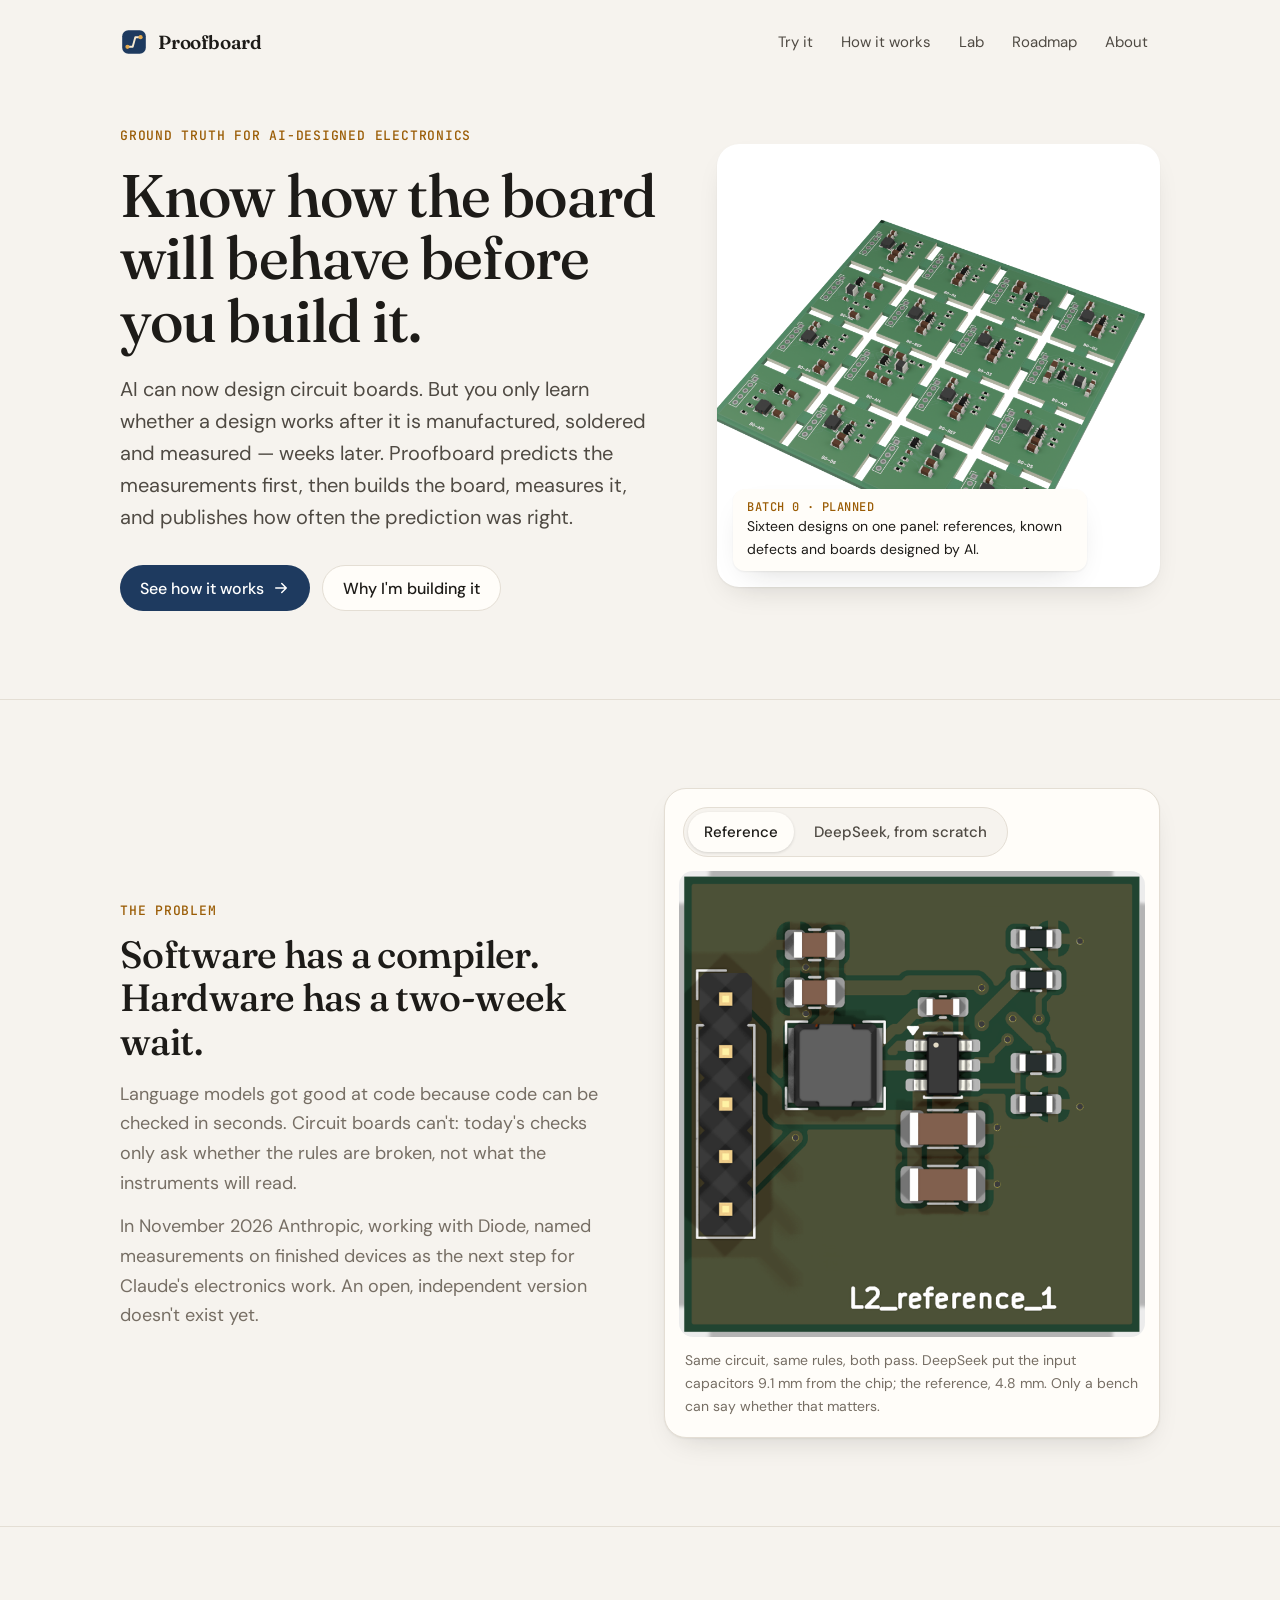
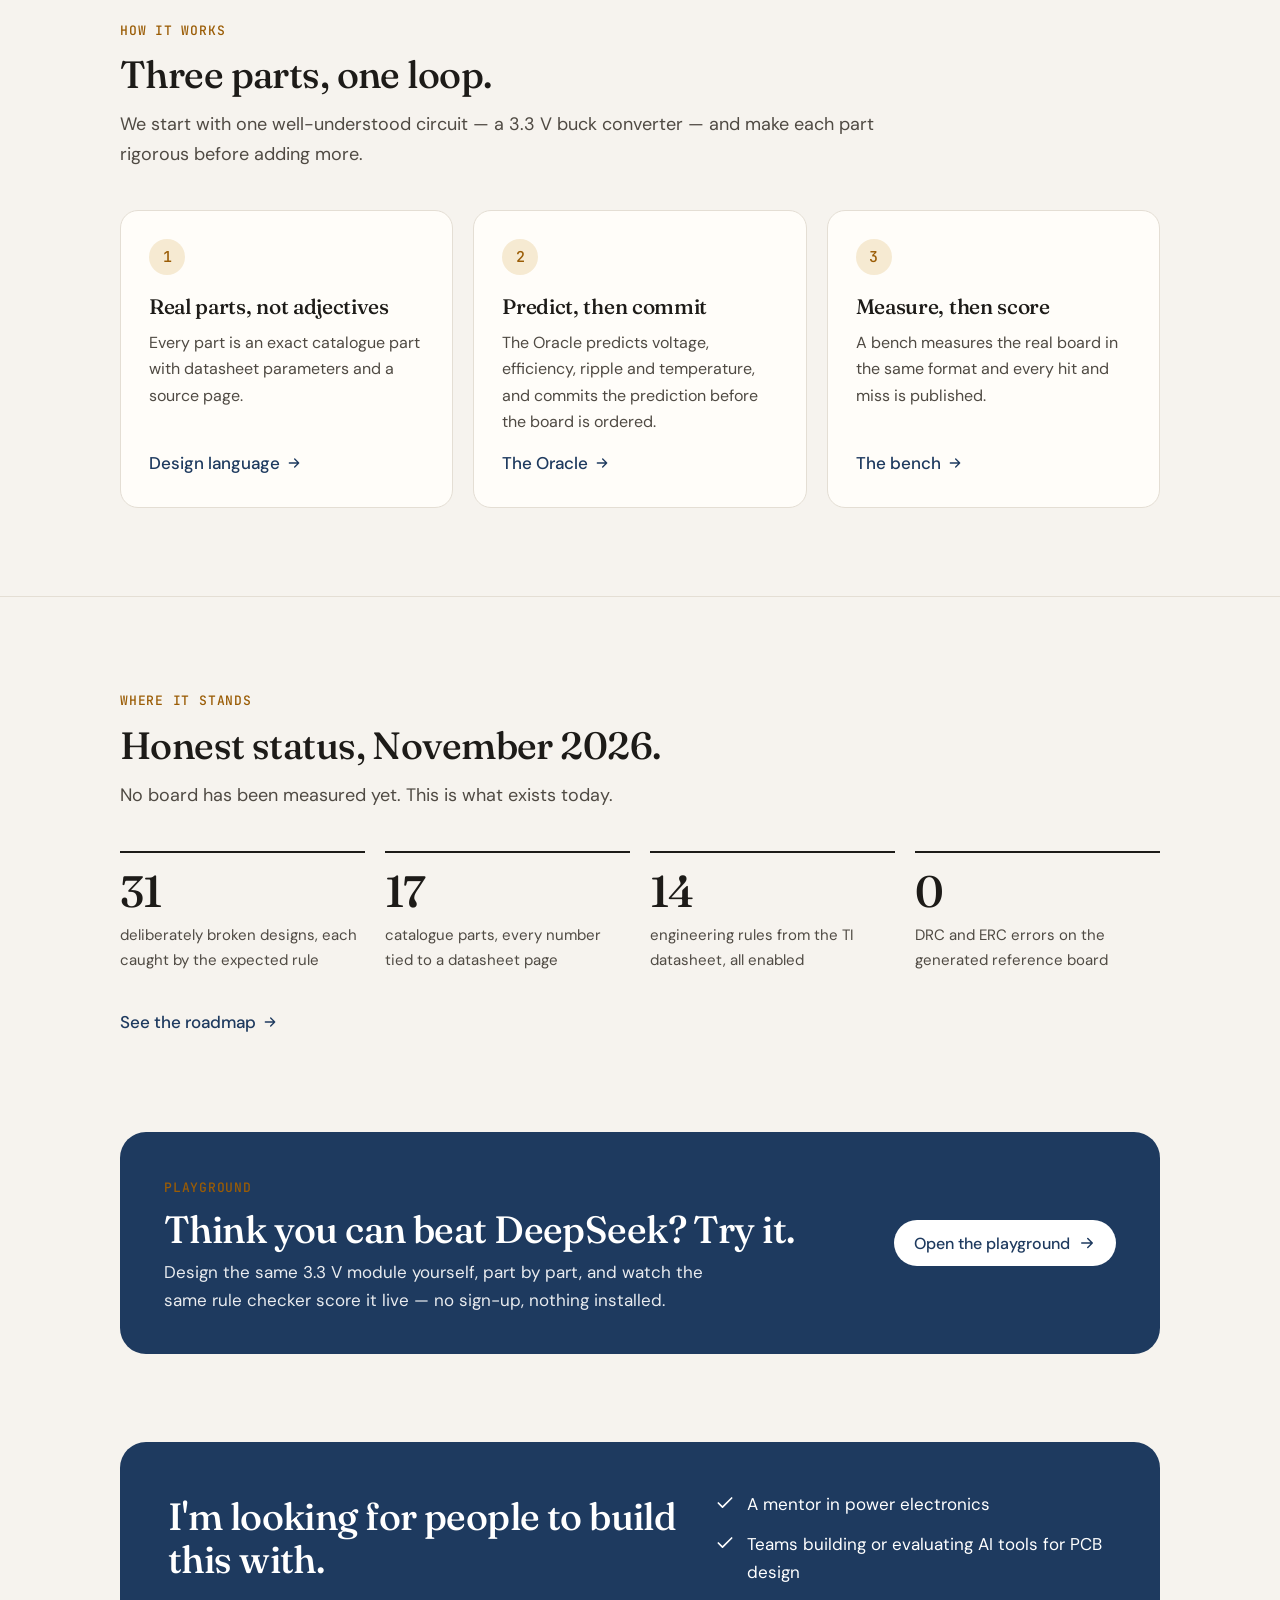
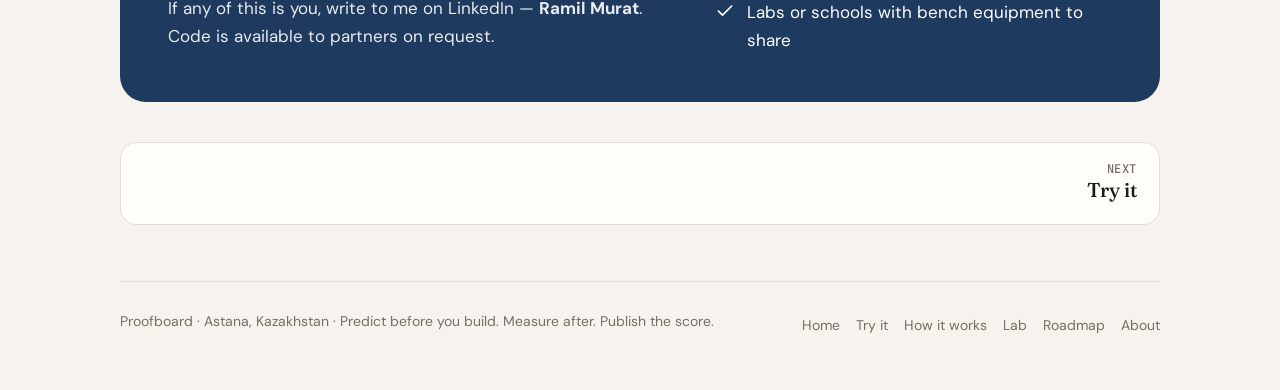
<file: index.html>
<!doctype html>
<html lang="en">
<head>
<meta charset="utf-8">
<meta name="viewport" content="width=device-width, initial-scale=1">
<title>Proofboard</title>
<meta name="description" content="Know how an AI-designed circuit board will behave before you build it.">
<meta property="og:title" content="Proofboard">
<meta property="og:description" content="Know how an AI-designed circuit board will behave before you build it.">
<meta property="og:image" content="assets/img/batch0_panel.png">
<link rel="icon" href="data:image/svg+xml,%3Csvg viewBox='0 0 32 32' aria-hidden='true'%3E%3Crect x='2.5' y='2.5' width='27' height='27' rx='7' fill='%231e3a5f'/%3E%3Cpath d='M8.5 21.5h6l3-11h6' stroke='%23f6ead2' stroke-width='2.2' fill='none' stroke-linecap='round' stroke-linejoin='round'/%3E%3Ccircle cx='8.5' cy='21.5' r='2.4' fill='%23e3a94e'/%3E%3Ccircle cx='23.5' cy='10.5' r='2.4' fill='%23e3a94e'/%3E%3C/svg%3E">
<link rel="preconnect" href="https://fonts.googleapis.com">
<link rel="preconnect" href="https://fonts.gstatic.com" crossorigin>
<link href="https://fonts.googleapis.com/css2?family=Fraunces:opsz,wght@9..144,400;9..144,500;9..144,600&family=DM+Sans:opsz,wght@9..40,400;9..40,500;9..40,700&family=JetBrains+Mono:wght@400;500&display=swap" rel="stylesheet">
<link rel="stylesheet" href="assets/style.css">
</head>
<body>
<a class="skip" href="#main">Skip to content</a>
<div class="wrap">
  <nav class="nav" aria-label="Main">
    <a class="brand" href="index.html" aria-label="Proofboard home"><svg viewBox="0 0 32 32" aria-hidden="true"><rect x="2.5" y="2.5" width="27" height="27" rx="7" fill="#1e3a5f"/><path d="M8.5 21.5h6l3-11h6" stroke="#f6ead2" stroke-width="2.2" fill="none" stroke-linecap="round" stroke-linejoin="round"/><circle cx="8.5" cy="21.5" r="2.4" fill="#e3a94e"/><circle cx="23.5" cy="10.5" r="2.4" fill="#e3a94e"/></svg>Proofboard</a>
    <ul>
      <li><a href="play.html">Try it</a></li>
      <li><a href="how.html">How it works</a></li>
      <li><a href="boards.html">Lab</a></li>
      <li><a href="roadmap.html">Roadmap</a></li>
      <li><a href="about.html">About</a></li>
    </ul>
  </nav>
</div>
<main id="main">

<div class="wrap">
  <header class="hero">
    <div>
      <span class="kicker">Ground truth for AI-designed electronics</span>
      <h1>Know how the board will behave before you build it.</h1>
      <p class="lede">AI can now design circuit boards. But you only learn whether a design works after it is manufactured, soldered and measured — weeks later. Proofboard predicts the measurements first, then builds the board, measures it, and publishes how often the prediction was right.</p>
      <div class="actions">
        <a class="btn primary" href="how.html">See how it works <svg viewBox="0 0 24 24" fill="none" stroke="currentColor" stroke-width="2" stroke-linecap="round" stroke-linejoin="round" aria-hidden="true"><path d="M5 12h14M13 6l6 6-6 6"/></svg></a>
        <a class="btn ghost" href="about.html">Why I'm building it</a>
      </div>
    </div>
    <figure>
      <div class="frame contain"><img src="assets/img/batch0_panel.png" alt="3D render of the Batch 0 panel: sixteen 22 mm modules on one 100 mm board" width="1600" height="1600" style="aspect-ratio:1/1;max-height:600px">
        <div class="tag"><b>BATCH 0 · PLANNED</b>Sixteen designs on one panel: references, known defects and boards designed by AI.</div></div>
    </figure>
  </header>
</div>

<section>
  <div class="wrap split">
    <div class="reveal">
      <span class="kicker">The problem</span>
      <h2 style="margin:10px 0 16px">Software has a compiler. Hardware has a two-week wait.</h2>
      <p class="muted" style="font-size:18px">Language models got good at code because code can be checked in seconds. Circuit boards can't: today's checks only ask whether the rules are broken, not what the instruments will read.</p>
      <p class="muted" style="font-size:18px;margin-top:14px">In November 2026 Anthropic, working with Diode, named measurements on finished devices as the next step for Claude's electronics work. An open, independent version doesn't exist yet.</p>
    </div>
    <div class="reveal">
      <div class="viewer"><div class="seg" role="tablist" aria-label="View"><button role="tab" id="cmp-t0" aria-controls="cmp-p0" aria-selected="true">Reference</button><button role="tab" id="cmp-t1" aria-controls="cmp-p1" aria-selected="false" tabindex="-1">DeepSeek, from scratch</button></div><div class="panes"><div class="pane" role="tabpanel" id="cmp-p0" aria-labelledby="cmp-t0"><img src="assets/img/top_reference.png" alt="Top view of the hand-placed reference module" loading="eager" style="--ar:1/1"></div><div class="pane" role="tabpanel" id="cmp-p1" aria-labelledby="cmp-t1" hidden><img src="assets/img/top_ai_L3.png" alt="Top view of the module DeepSeek designed from scratch" loading="lazy" style="--ar:1/1"></div></div><p class="cap">Same circuit, same rules, both pass. DeepSeek put the input capacitors 9.1 mm from the chip; the reference, 4.8 mm. Only a bench can say whether that matters.</p></div>
    </div>
  </div>
</section>

<section>
  <div class="wrap">
    <div class="head reveal"><span class="kicker">How it works</span><h2>Three parts, one loop.</h2>
      <p>We start with one well-understood circuit — a 3.3 V buck converter — and make each part rigorous before adding more.</p></div>
    <div class="steps">
      <div class="step reveal"><div class="num">1</div><h3>Real parts, not adjectives</h3><p>Every part is an exact catalogue part with datasheet parameters and a source page.</p><a class="more" href="how.html#language">Design language <svg viewBox="0 0 24 24" fill="none" stroke="currentColor" stroke-width="2" stroke-linecap="round" stroke-linejoin="round" aria-hidden="true"><path d="M5 12h14M13 6l6 6-6 6"/></svg></a></div>
      <div class="step reveal"><div class="num">2</div><h3>Predict, then commit</h3><p>The Oracle predicts voltage, efficiency, ripple and temperature, and commits the prediction before the board is ordered.</p><a class="more" href="how.html#oracle">The Oracle <svg viewBox="0 0 24 24" fill="none" stroke="currentColor" stroke-width="2" stroke-linecap="round" stroke-linejoin="round" aria-hidden="true"><path d="M5 12h14M13 6l6 6-6 6"/></svg></a></div>
      <div class="step reveal"><div class="num">3</div><h3>Measure, then score</h3><p>A bench measures the real board in the same format and every hit and miss is published.</p><a class="more" href="how.html#bench">The bench <svg viewBox="0 0 24 24" fill="none" stroke="currentColor" stroke-width="2" stroke-linecap="round" stroke-linejoin="round" aria-hidden="true"><path d="M5 12h14M13 6l6 6-6 6"/></svg></a></div>
    </div>
  </div>
</section>

<section>
  <div class="wrap">
    <div class="head reveal"><span class="kicker">Where it stands</span><h2>Honest status, November 2026.</h2><p>No board has been measured yet. This is what exists today.</p></div>
    <div class="stats">
      <div class="stat reveal"><div class="v">31</div><div class="l">deliberately broken designs, each caught by the expected rule</div></div>
      <div class="stat reveal"><div class="v">17</div><div class="l">catalogue parts, every number tied to a datasheet page</div></div>
      <div class="stat reveal"><div class="v">14</div><div class="l">engineering rules from the TI datasheet, all enabled</div></div>
      <div class="stat reveal"><div class="v">0</div><div class="l">DRC and ERC errors on the generated reference board</div></div>
    </div>
    <p style="margin-top:28px"><a class="more" href="roadmap.html">See the roadmap <svg viewBox="0 0 24 24" fill="none" stroke="currentColor" stroke-width="2" stroke-linecap="round" stroke-linejoin="round" aria-hidden="true"><path d="M5 12h14M13 6l6 6-6 6"/></svg></a></p>
  </div>
</section>
<section class="flush">
  <div class="wrap">
    <div class="teaser reveal">
      <div>
        <span class="kicker">Playground</span>
        <h2>Think you can beat DeepSeek? Try it.</h2>
        <p>Design the same 3.3 V module yourself, part by part, and watch the same rule checker score it live — no sign-up, nothing installed.</p>
      </div>
      <a class="btn primary" href="play.html">Open the playground <svg viewBox="0 0 24 24" fill="none" stroke="currentColor" stroke-width="2" stroke-linecap="round" stroke-linejoin="round" aria-hidden="true"><path d="M5 12h14M13 6l6 6-6 6"/></svg></a>
    </div>
  </div>
</section>
<div class="wrap"><div class="ask reveal">
    <div>
      <h2>I'm looking for people to build this with.</h2>
      <p>If any of this is you, write to me on LinkedIn — <b>Ramil Murat</b>. Code is available to partners on request.</p>
    </div>
    <ul>
      <li><svg viewBox="0 0 24 24" fill="none" stroke="currentColor" stroke-width="2" stroke-linecap="round" stroke-linejoin="round" aria-hidden="true"><path d="M20 6 9 17l-5-5"/></svg>A mentor in power electronics</li>
      <li><svg viewBox="0 0 24 24" fill="none" stroke="currentColor" stroke-width="2" stroke-linecap="round" stroke-linejoin="round" aria-hidden="true"><path d="M20 6 9 17l-5-5"/></svg>Teams building or evaluating AI tools for PCB design</li>
      <li><svg viewBox="0 0 24 24" fill="none" stroke="currentColor" stroke-width="2" stroke-linecap="round" stroke-linejoin="round" aria-hidden="true"><path d="M20 6 9 17l-5-5"/></svg>Labs or schools with bench equipment to share</li>
    </ul>
  </div></div>
</main>
<div class="wrap"><div class="next"><a class="fwd" href="play.html"><small>Next</small><span>Try it</span></a></div></div>
<div class="wrap">
  <footer class="site">
    <span>Proofboard · Astana, Kazakhstan · Predict before you build. Measure after. Publish the score.</span>
    <nav aria-label="Footer"><a href="index.html">Home</a><a href="play.html">Try it</a><a href="how.html">How it works</a><a href="boards.html">Lab</a><a href="roadmap.html">Roadmap</a><a href="about.html">About</a></nav>
  </footer>
</div>
<script src="assets/site.js" defer></script>
</body>
</html>
</file>
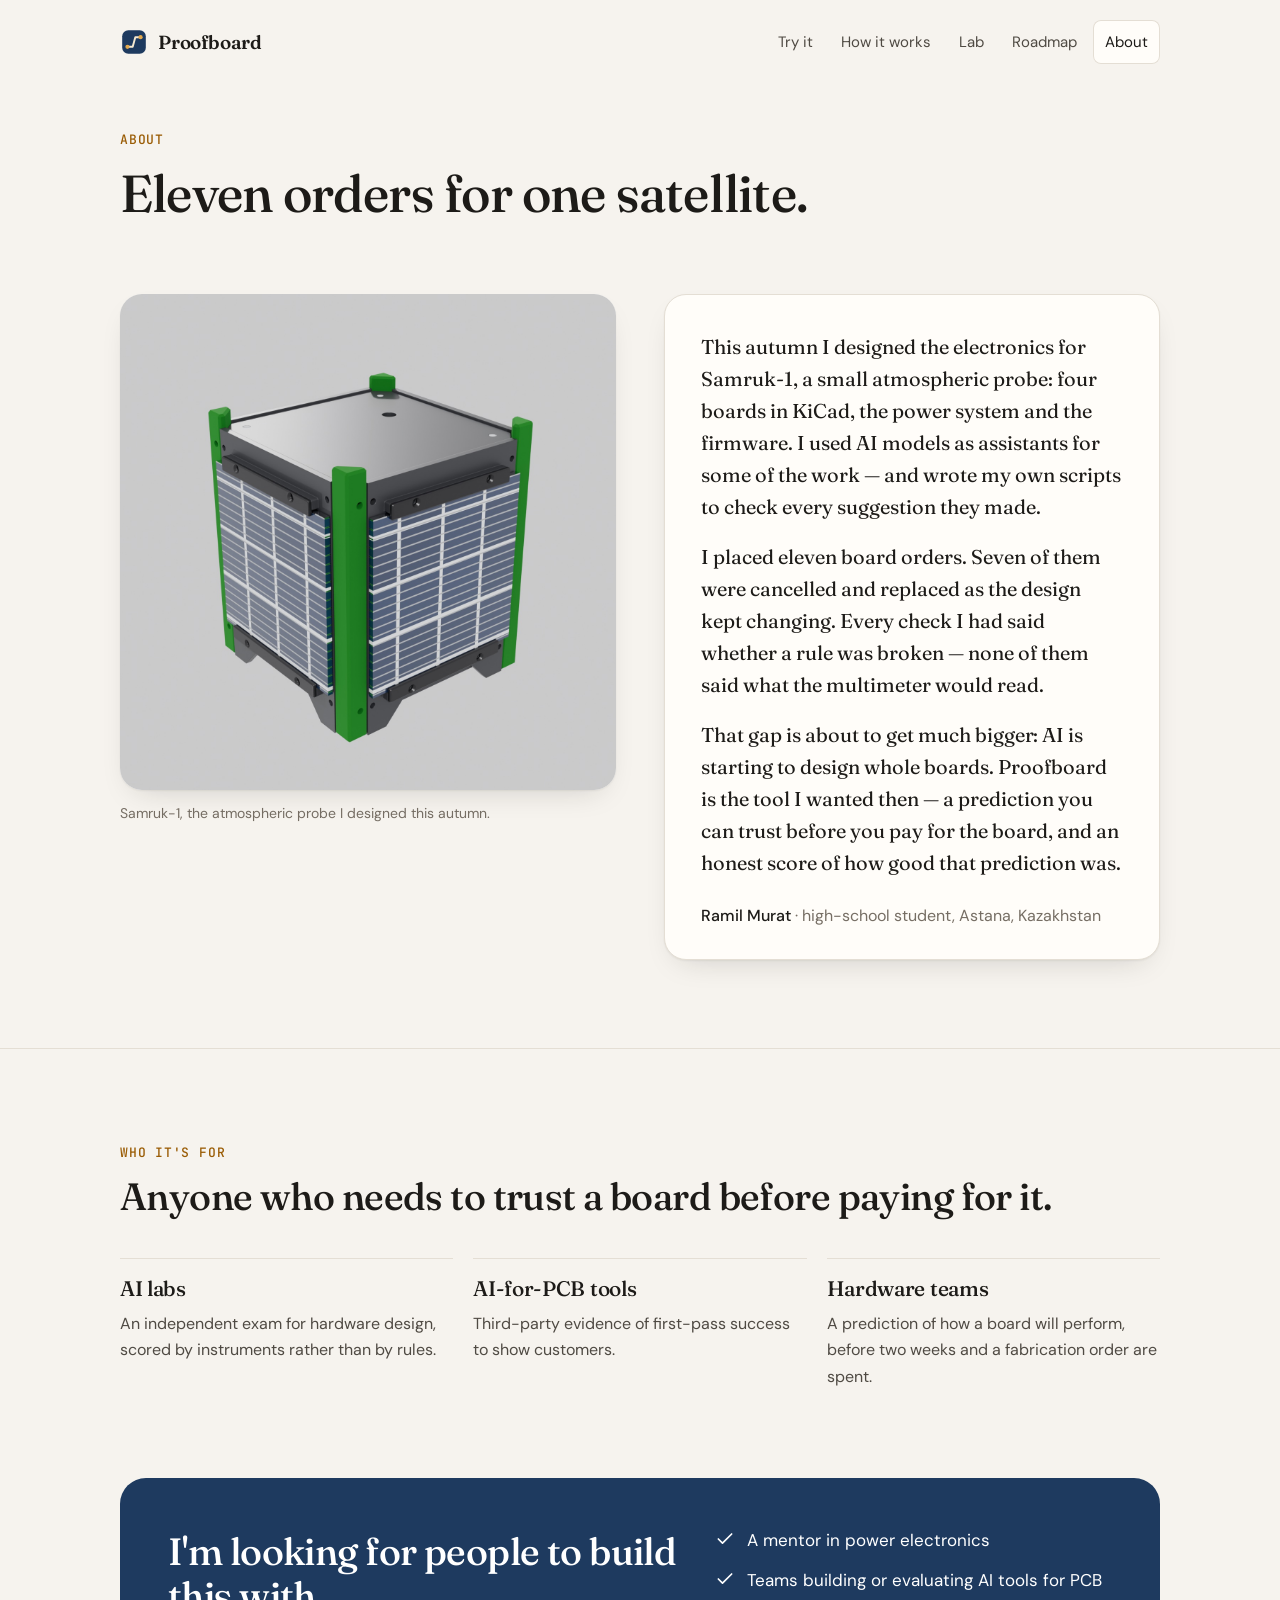
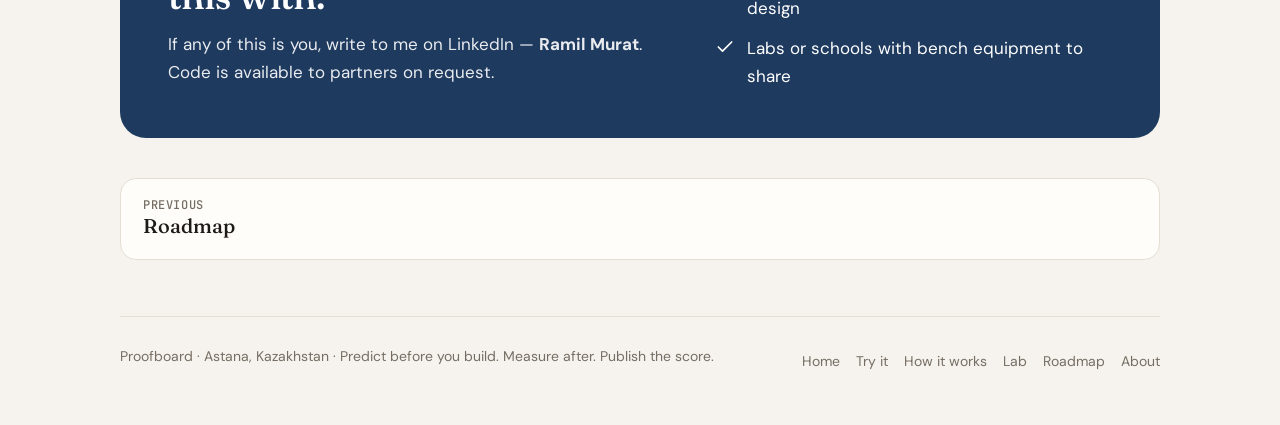
<file: about.html>
<!doctype html>
<html lang="en">
<head>
<meta charset="utf-8">
<meta name="viewport" content="width=device-width, initial-scale=1">
<title>About · Proofboard</title>
<meta name="description" content="Why Proofboard exists and who it is for.">
<meta property="og:title" content="About · Proofboard">
<meta property="og:description" content="Why Proofboard exists and who it is for.">
<meta property="og:image" content="assets/img/batch0_panel.png">
<link rel="icon" href="data:image/svg+xml,%3Csvg viewBox='0 0 32 32' aria-hidden='true'%3E%3Crect x='2.5' y='2.5' width='27' height='27' rx='7' fill='%231e3a5f'/%3E%3Cpath d='M8.5 21.5h6l3-11h6' stroke='%23f6ead2' stroke-width='2.2' fill='none' stroke-linecap='round' stroke-linejoin='round'/%3E%3Ccircle cx='8.5' cy='21.5' r='2.4' fill='%23e3a94e'/%3E%3Ccircle cx='23.5' cy='10.5' r='2.4' fill='%23e3a94e'/%3E%3C/svg%3E">
<link rel="preconnect" href="https://fonts.googleapis.com">
<link rel="preconnect" href="https://fonts.gstatic.com" crossorigin>
<link href="https://fonts.googleapis.com/css2?family=Fraunces:opsz,wght@9..144,400;9..144,500;9..144,600&family=DM+Sans:opsz,wght@9..40,400;9..40,500;9..40,700&family=JetBrains+Mono:wght@400;500&display=swap" rel="stylesheet">
<link rel="stylesheet" href="assets/style.css">
</head>
<body>
<a class="skip" href="#main">Skip to content</a>
<div class="wrap">
  <nav class="nav" aria-label="Main">
    <a class="brand" href="index.html" aria-label="Proofboard home"><svg viewBox="0 0 32 32" aria-hidden="true"><rect x="2.5" y="2.5" width="27" height="27" rx="7" fill="#1e3a5f"/><path d="M8.5 21.5h6l3-11h6" stroke="#f6ead2" stroke-width="2.2" fill="none" stroke-linecap="round" stroke-linejoin="round"/><circle cx="8.5" cy="21.5" r="2.4" fill="#e3a94e"/><circle cx="23.5" cy="10.5" r="2.4" fill="#e3a94e"/></svg>Proofboard</a>
    <ul>
      <li><a href="play.html">Try it</a></li>
      <li><a href="how.html">How it works</a></li>
      <li><a href="boards.html">Lab</a></li>
      <li><a href="roadmap.html">Roadmap</a></li>
      <li><a href="about.html" aria-current="page">About</a></li>
    </ul>
  </nav>
</div>
<main id="main">

<div class="wrap">
  <header class="pagehead">
    <span class="kicker">About</span>
    <h1>Eleven orders for one satellite.</h1>
  </header>
</div>
<section class="flush">
  <div class="wrap split" style="align-items:start">
    <figure class="reveal"><div class="frame"><img src="assets/img/sat_closed_iso.jpg" alt="3D render of the Samruk-1 CubeSat probe with solar panels" loading="lazy" width="1400" height="1400" style="aspect-ratio:1/1"></div>
      <p class="cap">Samruk-1, the atmospheric probe I designed this autumn.</p></figure>
    <div class="note reveal">
      <p>This autumn I designed the electronics for Samruk-1, a small atmospheric probe: four boards in KiCad, the power system and the firmware. I used AI models as assistants for some of the work — and wrote my own scripts to check every suggestion they made.</p>
      <p>I placed eleven board orders. Seven of them were cancelled and replaced as the design kept changing. Every check I had said whether a rule was broken — none of them said what the multimeter would read.</p>
      <p>That gap is about to get much bigger: AI is starting to design whole boards. Proofboard is the tool I wanted then — a prediction you can trust before you pay for the board, and an honest score of how good that prediction was.</p>
      <p class="sig"><b>Ramil Murat</b> · high-school student, Astana, Kazakhstan</p>
    </div>
  </div>
</section>
<section>
  <div class="wrap">
    <div class="head reveal"><span class="kicker">Who it's for</span><h2>Anyone who needs to trust a board before paying for it.</h2></div>
    <div class="who">
      <div class="reveal"><h3>AI labs</h3><p>An independent exam for hardware design, scored by instruments rather than by rules.</p></div>
      <div class="reveal"><h3>AI-for-PCB tools</h3><p>Third-party evidence of first-pass success to show customers.</p></div>
      <div class="reveal"><h3>Hardware teams</h3><p>A prediction of how a board will perform, before two weeks and a fabrication order are spent.</p></div>
    </div>
  </div>
</section>
<div class="wrap"><div class="ask reveal">
    <div>
      <h2>I'm looking for people to build this with.</h2>
      <p>If any of this is you, write to me on LinkedIn — <b>Ramil Murat</b>. Code is available to partners on request.</p>
    </div>
    <ul>
      <li><svg viewBox="0 0 24 24" fill="none" stroke="currentColor" stroke-width="2" stroke-linecap="round" stroke-linejoin="round" aria-hidden="true"><path d="M20 6 9 17l-5-5"/></svg>A mentor in power electronics</li>
      <li><svg viewBox="0 0 24 24" fill="none" stroke="currentColor" stroke-width="2" stroke-linecap="round" stroke-linejoin="round" aria-hidden="true"><path d="M20 6 9 17l-5-5"/></svg>Teams building or evaluating AI tools for PCB design</li>
      <li><svg viewBox="0 0 24 24" fill="none" stroke="currentColor" stroke-width="2" stroke-linecap="round" stroke-linejoin="round" aria-hidden="true"><path d="M20 6 9 17l-5-5"/></svg>Labs or schools with bench equipment to share</li>
    </ul>
  </div></div>
</main>
<div class="wrap"><div class="next"><a href="roadmap.html"><small>Previous</small><span>Roadmap</span></a></div></div>
<div class="wrap">
  <footer class="site">
    <span>Proofboard · Astana, Kazakhstan · Predict before you build. Measure after. Publish the score.</span>
    <nav aria-label="Footer"><a href="index.html">Home</a><a href="play.html">Try it</a><a href="how.html">How it works</a><a href="boards.html">Lab</a><a href="roadmap.html">Roadmap</a><a href="about.html">About</a></nav>
  </footer>
</div>
<script src="assets/site.js" defer></script>
</body>
</html>
</file>
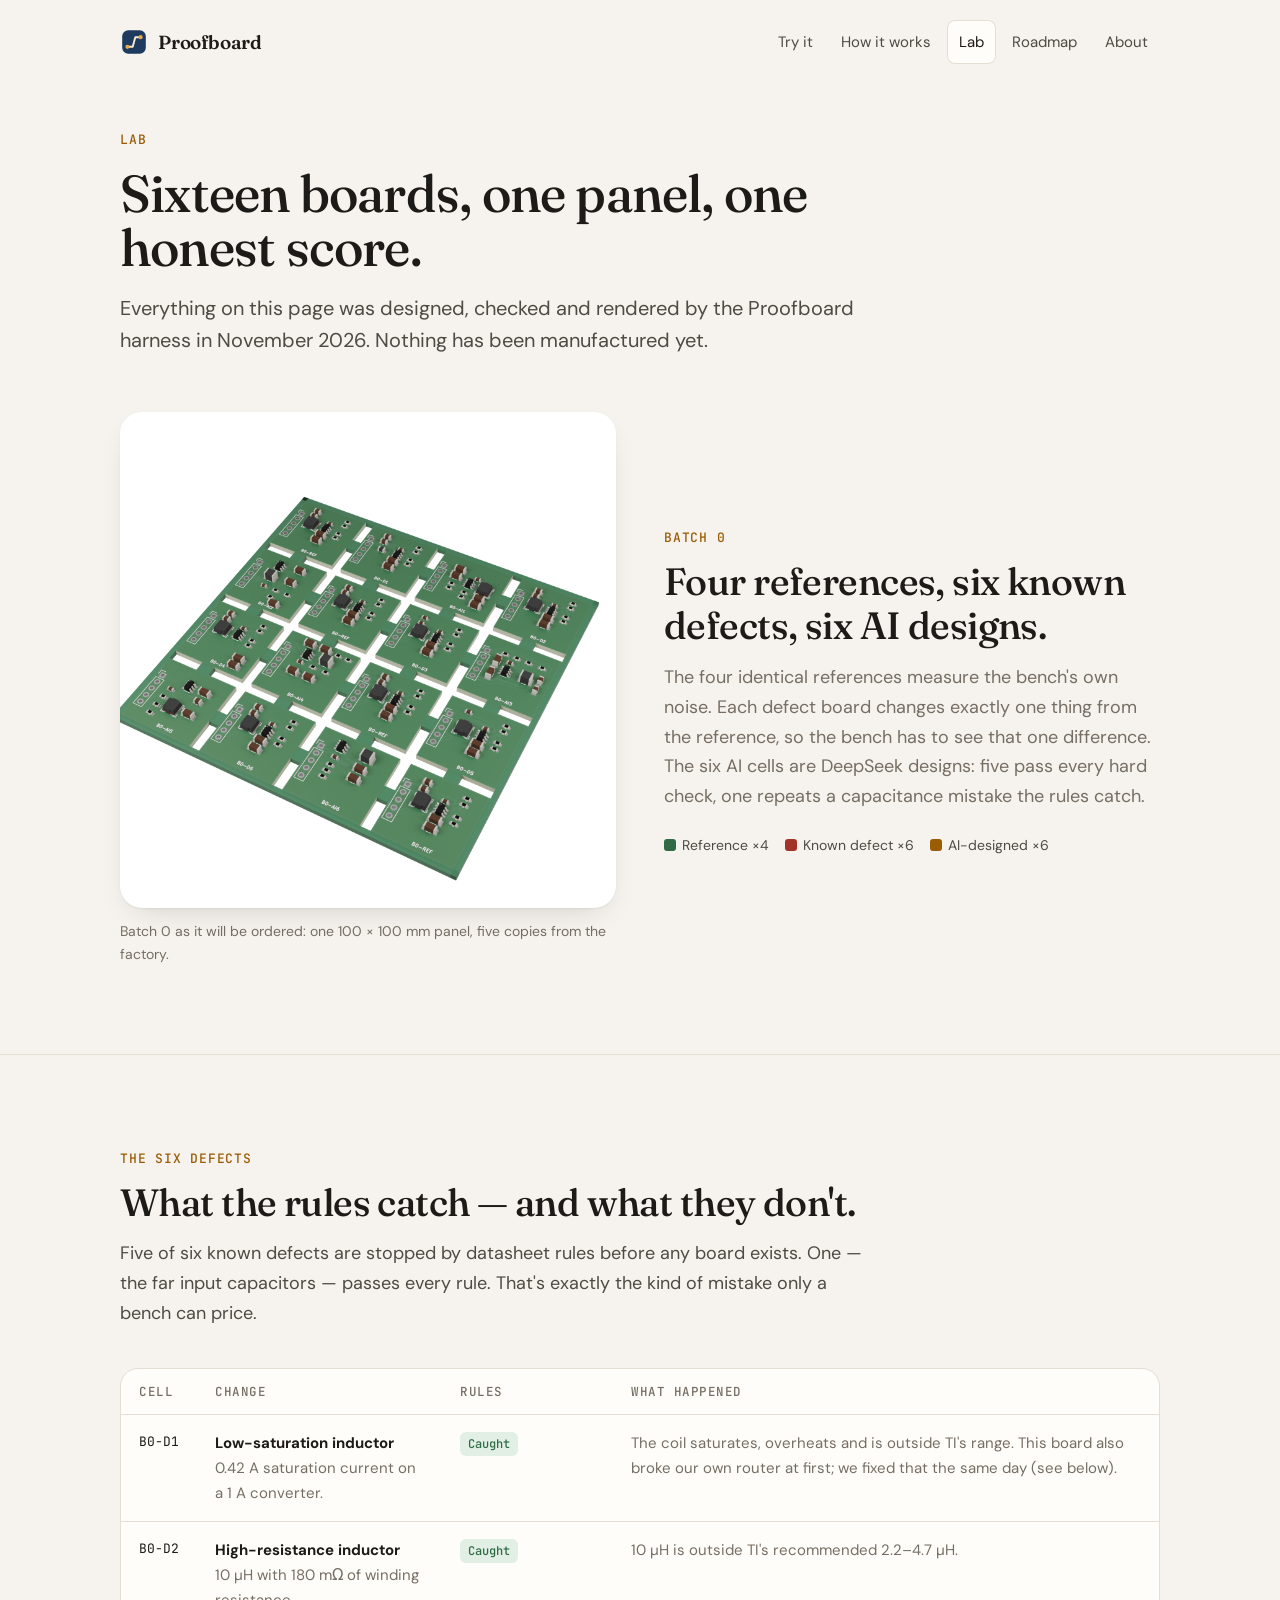
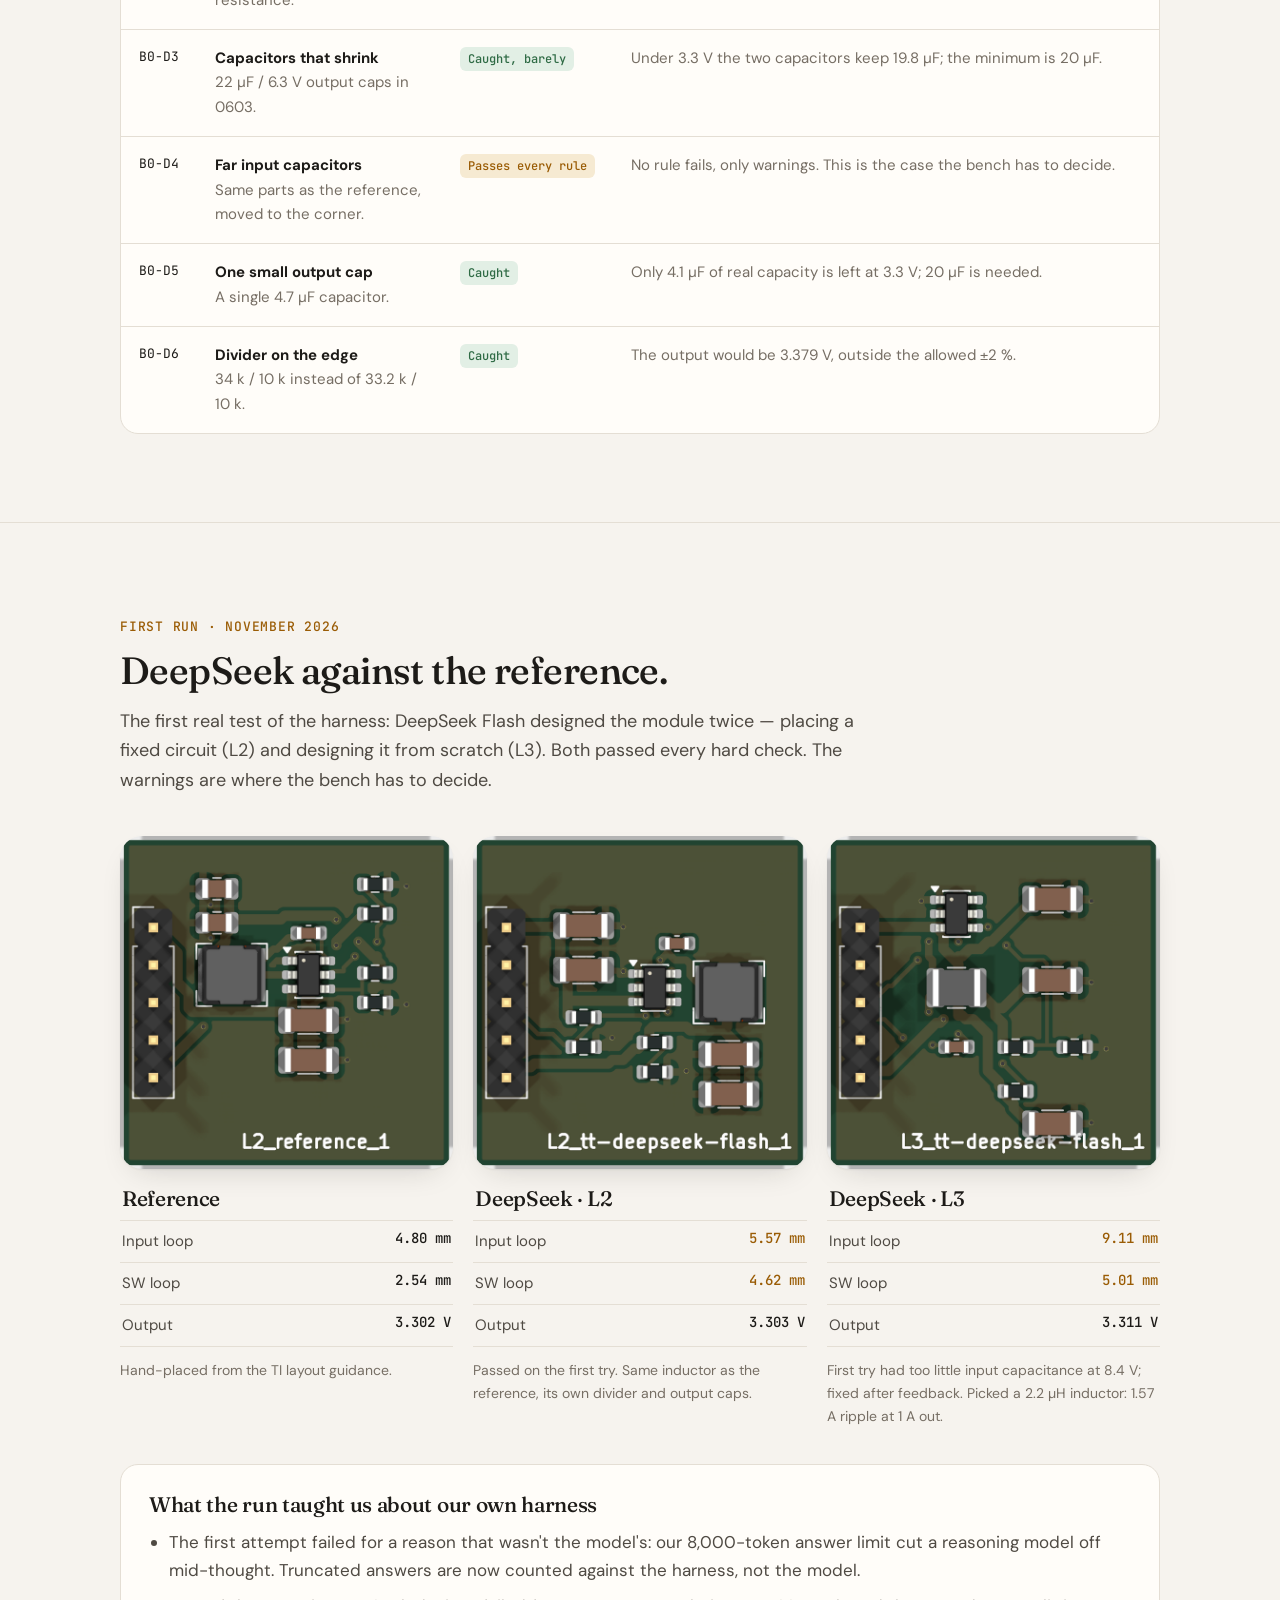
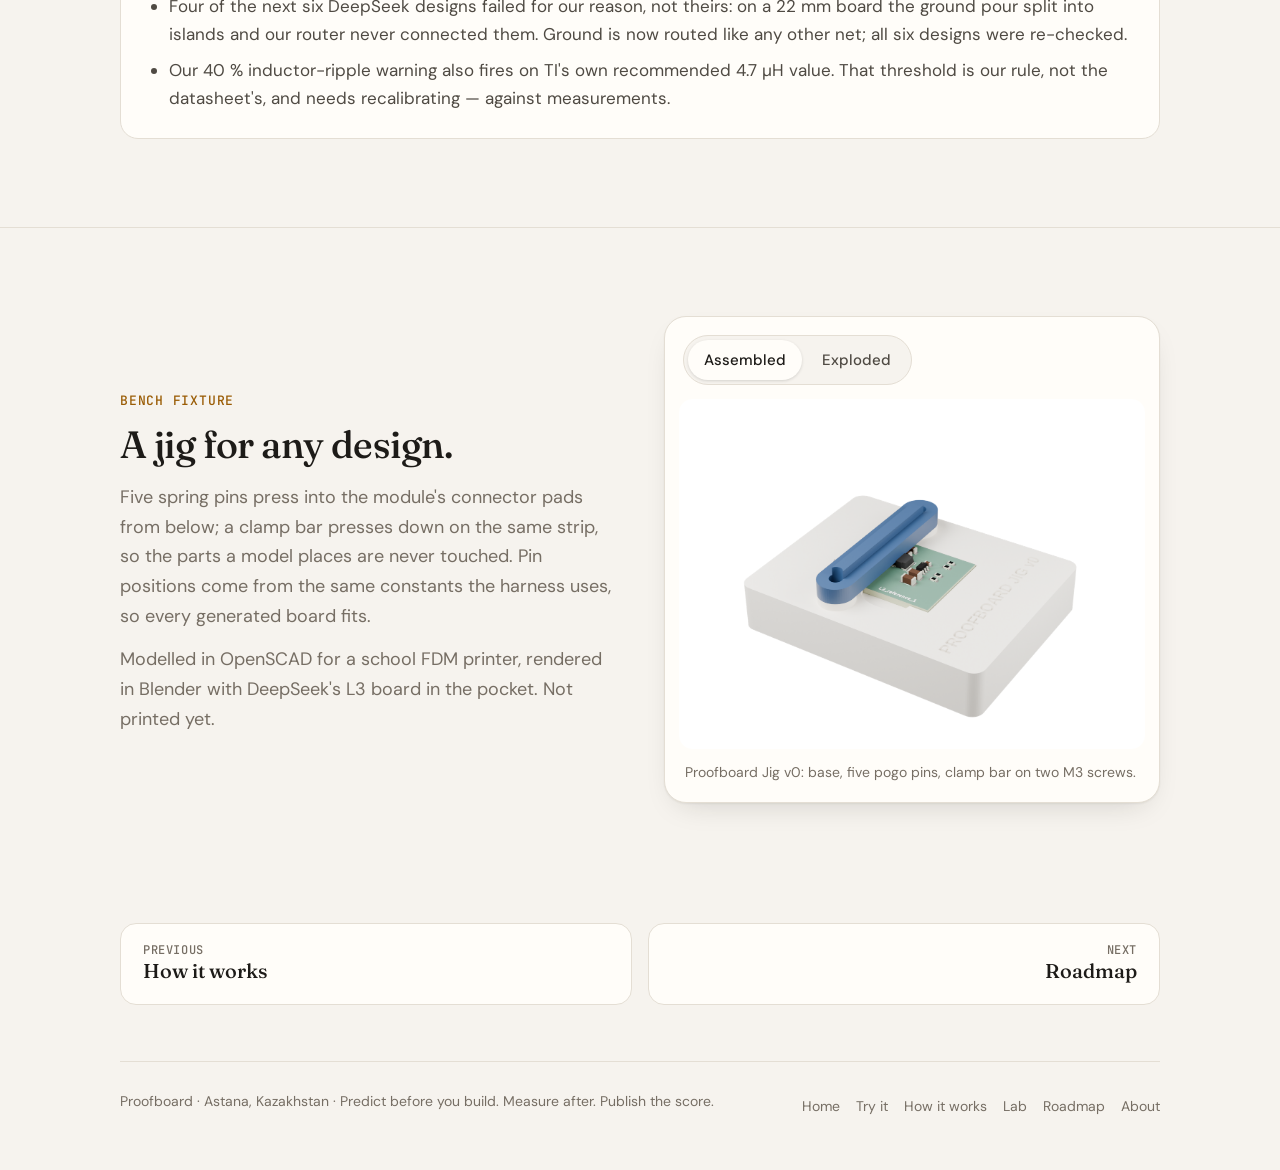
<file: boards.html>
<!doctype html>
<html lang="en">
<head>
<meta charset="utf-8">
<meta name="viewport" content="width=device-width, initial-scale=1">
<title>Lab · Proofboard</title>
<meta name="description" content="Batch 0: sixteen AI-designed, reference and known-defect boards on one panel, and the bench jig.">
<meta property="og:title" content="Lab · Proofboard">
<meta property="og:description" content="Batch 0: sixteen AI-designed, reference and known-defect boards on one panel, and the bench jig.">
<meta property="og:image" content="assets/img/batch0_panel.png">
<link rel="icon" href="data:image/svg+xml,%3Csvg viewBox='0 0 32 32' aria-hidden='true'%3E%3Crect x='2.5' y='2.5' width='27' height='27' rx='7' fill='%231e3a5f'/%3E%3Cpath d='M8.5 21.5h6l3-11h6' stroke='%23f6ead2' stroke-width='2.2' fill='none' stroke-linecap='round' stroke-linejoin='round'/%3E%3Ccircle cx='8.5' cy='21.5' r='2.4' fill='%23e3a94e'/%3E%3Ccircle cx='23.5' cy='10.5' r='2.4' fill='%23e3a94e'/%3E%3C/svg%3E">
<link rel="preconnect" href="https://fonts.googleapis.com">
<link rel="preconnect" href="https://fonts.gstatic.com" crossorigin>
<link href="https://fonts.googleapis.com/css2?family=Fraunces:opsz,wght@9..144,400;9..144,500;9..144,600&family=DM+Sans:opsz,wght@9..40,400;9..40,500;9..40,700&family=JetBrains+Mono:wght@400;500&display=swap" rel="stylesheet">
<link rel="stylesheet" href="assets/style.css">
</head>
<body>
<a class="skip" href="#main">Skip to content</a>
<div class="wrap">
  <nav class="nav" aria-label="Main">
    <a class="brand" href="index.html" aria-label="Proofboard home"><svg viewBox="0 0 32 32" aria-hidden="true"><rect x="2.5" y="2.5" width="27" height="27" rx="7" fill="#1e3a5f"/><path d="M8.5 21.5h6l3-11h6" stroke="#f6ead2" stroke-width="2.2" fill="none" stroke-linecap="round" stroke-linejoin="round"/><circle cx="8.5" cy="21.5" r="2.4" fill="#e3a94e"/><circle cx="23.5" cy="10.5" r="2.4" fill="#e3a94e"/></svg>Proofboard</a>
    <ul>
      <li><a href="play.html">Try it</a></li>
      <li><a href="how.html">How it works</a></li>
      <li><a href="boards.html" aria-current="page">Lab</a></li>
      <li><a href="roadmap.html">Roadmap</a></li>
      <li><a href="about.html">About</a></li>
    </ul>
  </nav>
</div>
<main id="main">

<div class="wrap">
  <header class="pagehead">
    <span class="kicker">Lab</span>
    <h1>Sixteen boards, one panel, one honest score.</h1>
    <p class="lede">Everything on this page was designed, checked and rendered by the Proofboard harness in November 2026. Nothing has been manufactured yet.</p>
  </header>
</div>

<section class="flush">
  <div class="wrap split">
    <figure class="reveal"><div class="frame contain"><img src="assets/img/batch0_panel.png" alt="3D render of the Batch 0 panel with sixteen modules" width="1600" height="1600" style="aspect-ratio:1/1"></div>
      <p class="cap">Batch 0 as it will be ordered: one 100 × 100 mm panel, five copies from the factory.</p></figure>
    <div class="reveal">
      <span class="kicker">Batch 0</span>
      <h2 style="margin:10px 0 16px">Four references, six known defects, six AI designs.</h2>
      <p class="muted" style="font-size:18px">The four identical references measure the bench's own noise. Each defect board changes exactly one thing from the reference, so the bench has to see that one difference. The six AI cells are DeepSeek designs: five pass every hard check, one repeats a capacitance mistake the rules catch.</p>
      <div class="legend" style="margin-top:22px"><span><i style="background:var(--good)"></i>Reference ×4</span><span><i style="background:var(--bad)"></i>Known defect ×6</span><span><i style="background:var(--amber)"></i>AI-designed ×6</span></div>
    </div>
  </div>
</section>

<section>
  <div class="wrap">
    <div class="head reveal"><span class="kicker">The six defects</span><h2>What the rules catch — and what they don't.</h2>
      <p>Five of six known defects are stopped by datasheet rules before any board exists. One — the far input capacitors — passes every rule. That's exactly the kind of mistake only a bench can price.</p></div>
    <div class="tablewrap reveal"><table class="defects">
      <thead><tr><th>Cell</th><th>Change</th><th>Rules</th><th>What happened</th></tr></thead>
      <tbody><tr><td class="mono">B0-D1</td><td><b>Low-saturation inductor</b><br><span class="muted">0.42 A saturation current on a 1 A converter.</span></td><td><span class="verdict caught">Caught</span></td><td class="muted">The coil saturates, overheats and is outside TI's range. This board also broke our own router at first; we fixed that the same day (see below).</td></tr><tr><td class="mono">B0-D2</td><td><b>High-resistance inductor</b><br><span class="muted">10 µH with 180 mΩ of winding resistance.</span></td><td><span class="verdict caught">Caught</span></td><td class="muted">10 µH is outside TI's recommended 2.2–4.7 µH.</td></tr><tr><td class="mono">B0-D3</td><td><b>Capacitors that shrink</b><br><span class="muted">22 µF / 6.3 V output caps in 0603.</span></td><td><span class="verdict caught">Caught, barely</span></td><td class="muted">Under 3.3 V the two capacitors keep 19.8 µF; the minimum is 20 µF.</td></tr><tr><td class="mono">B0-D4</td><td><b>Far input capacitors</b><br><span class="muted">Same parts as the reference, moved to the corner.</span></td><td><span class="verdict pass">Passes every rule</span></td><td class="muted">No rule fails, only warnings. This is the case the bench has to decide.</td></tr><tr><td class="mono">B0-D5</td><td><b>One small output cap</b><br><span class="muted">A single 4.7 µF capacitor.</span></td><td><span class="verdict caught">Caught</span></td><td class="muted">Only 4.1 µF of real capacity is left at 3.3 V; 20 µF is needed.</td></tr><tr><td class="mono">B0-D6</td><td><b>Divider on the edge</b><br><span class="muted">34 k / 10 k instead of 33.2 k / 10 k.</span></td><td><span class="verdict caught">Caught</span></td><td class="muted">The output would be 3.379 V, outside the allowed ±2 %.</td></tr></tbody>
    </table></div>
  </div>
</section>

<section id="first-run">
  <div class="wrap">
    <div class="head reveal"><span class="kicker">First run · November 2026</span><h2>DeepSeek against the reference.</h2>
      <p>The first real test of the harness: DeepSeek Flash designed the module twice — placing a fixed circuit (L2) and designing it from scratch (L3). Both passed every hard check. The warnings are where the bench has to decide.</p></div>
    <div class="trio">
      <figure class="reveal"><div class="frame contain"><img src="assets/img/top_reference.png" alt="Top view of the reference module layout" loading="lazy" width="700" height="700" style="aspect-ratio:1/1"></div>
        <h3>Reference</h3><ul class="facts"><li><span>Input loop</span><b>4.80 mm</b></li><li><span>SW loop</span><b>2.54 mm</b></li><li><span>Output</span><b>3.302 V</b></li></ul>
        <p class="cap">Hand-placed from the TI layout guidance.</p></figure>
      <figure class="reveal"><div class="frame contain"><img src="assets/img/top_ai_L2.png" alt="Top view of DeepSeek's level 2 layout" loading="lazy" width="700" height="700" style="aspect-ratio:1/1"></div>
        <h3>DeepSeek · L2</h3><ul class="facts"><li><span>Input loop</span><b class="warn">5.57 mm</b></li><li><span>SW loop</span><b class="warn">4.62 mm</b></li><li><span>Output</span><b>3.303 V</b></li></ul>
        <p class="cap">Passed on the first try. Same inductor as the reference, its own divider and output caps.</p></figure>
      <figure class="reveal"><div class="frame contain"><img src="assets/img/top_ai_L3.png" alt="Top view of DeepSeek's level 3 layout" loading="lazy" width="700" height="700" style="aspect-ratio:1/1"></div>
        <h3>DeepSeek · L3</h3><ul class="facts"><li><span>Input loop</span><b class="warn">9.11 mm</b></li><li><span>SW loop</span><b class="warn">5.01 mm</b></li><li><span>Output</span><b>3.311 V</b></li></ul>
        <p class="cap">First try had too little input capacitance at 8.4 V; fixed after feedback. Picked a 2.2 µH inductor: 1.57 A ripple at 1 A out.</p></figure>
    </div>
    <div class="lessons reveal">
      <h3>What the run taught us about our own harness</h3>
      <ul>
        <li>The first attempt failed for a reason that wasn't the model's: our 8,000-token answer limit cut a reasoning model off mid-thought. Truncated answers are now counted against the harness, not the model.</li>
        <li>Four of the next six DeepSeek designs failed for our reason, not theirs: on a 22 mm board the ground pour split into islands and our router never connected them. Ground is now routed like any other net; all six designs were re-checked.</li>
        <li>Our 40 % inductor-ripple warning also fires on TI's own recommended 4.7 µH value. That threshold is our rule, not the datasheet's, and needs recalibrating — against measurements.</li>
      </ul>
    </div>
  </div>
</section>

<section id="jig">
  <div class="wrap split">
    <div class="reveal">
      <span class="kicker">Bench fixture</span>
      <h2 style="margin:10px 0 16px">A jig for any design.</h2>
      <p class="muted" style="font-size:18px">Five spring pins press into the module's connector pads from below; a clamp bar presses down on the same strip, so the parts a model places are never touched. Pin positions come from the same constants the harness uses, so every generated board fits.</p>
      <p class="muted" style="font-size:18px;margin-top:14px">Modelled in OpenSCAD for a school FDM printer, rendered in Blender with DeepSeek's L3 board in the pocket. Not printed yet.</p>
    </div>
    <div class="reveal">
      <div class="viewer"><div class="seg" role="tablist" aria-label="View"><button role="tab" id="jig-t0" aria-controls="jig-p0" aria-selected="true">Assembled</button><button role="tab" id="jig-t1" aria-controls="jig-p1" aria-selected="false" tabindex="-1">Exploded</button></div><div class="panes"><div class="pane" role="tabpanel" id="jig-p0" aria-labelledby="jig-t0"><img src="assets/img/jig_assembled.png" alt="Proofboard Jig v0 assembled, clamp bar over the module connector" loading="eager" style="--ar:4/3"></div><div class="pane" role="tabpanel" id="jig-p1" aria-labelledby="jig-t1" hidden><img src="assets/img/jig_ai_L3_exploded.png" alt="Proofboard Jig v0 exploded: clamp bar, DeepSeek-designed module and five gold spring pins" loading="lazy" style="--ar:4/3"></div></div><p class="cap">Proofboard Jig v0: base, five pogo pins, clamp bar on two M3 screws.</p></div>
    </div>
  </div>
</section>
</main>
<div class="wrap"><div class="next"><a href="how.html"><small>Previous</small><span>How it works</span></a><a class="fwd" href="roadmap.html"><small>Next</small><span>Roadmap</span></a></div></div>
<div class="wrap">
  <footer class="site">
    <span>Proofboard · Astana, Kazakhstan · Predict before you build. Measure after. Publish the score.</span>
    <nav aria-label="Footer"><a href="index.html">Home</a><a href="play.html">Try it</a><a href="how.html">How it works</a><a href="boards.html">Lab</a><a href="roadmap.html">Roadmap</a><a href="about.html">About</a></nav>
  </footer>
</div>
<script src="assets/site.js" defer></script>
</body>
</html>
</file>
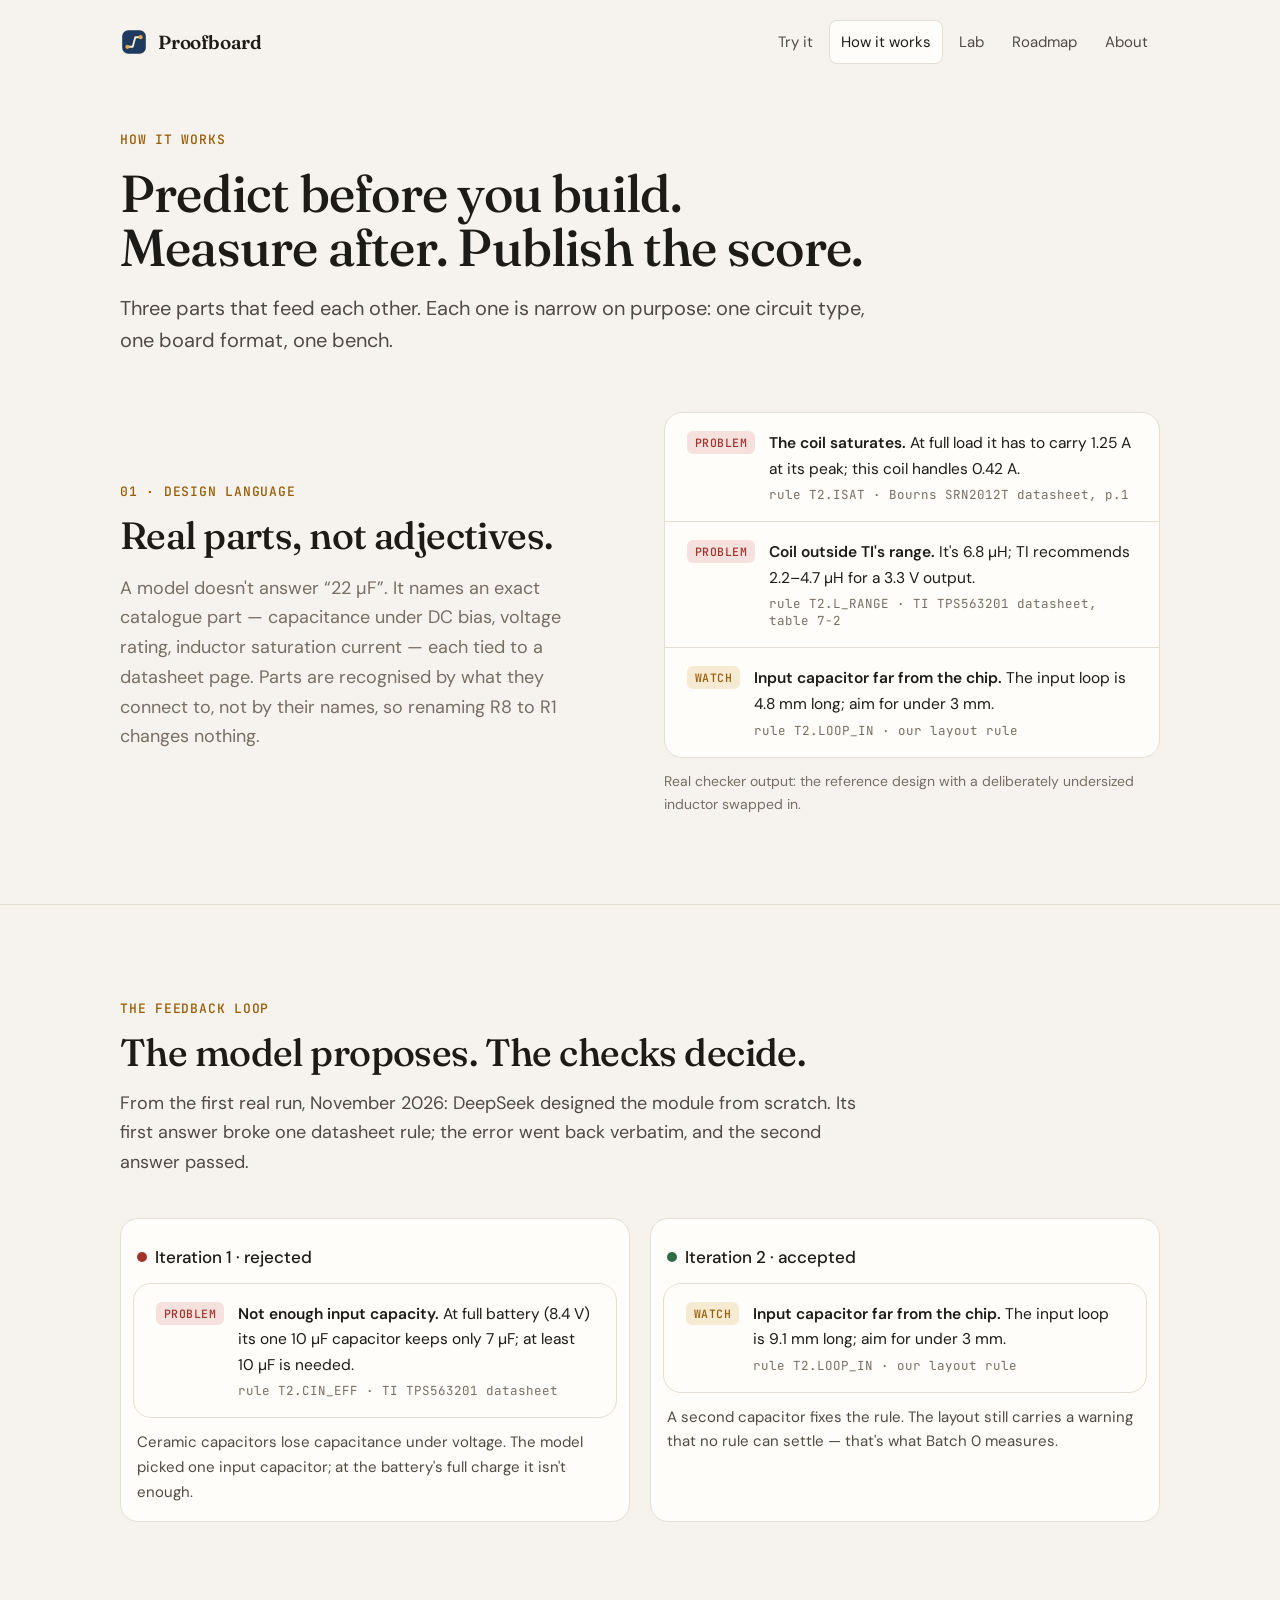
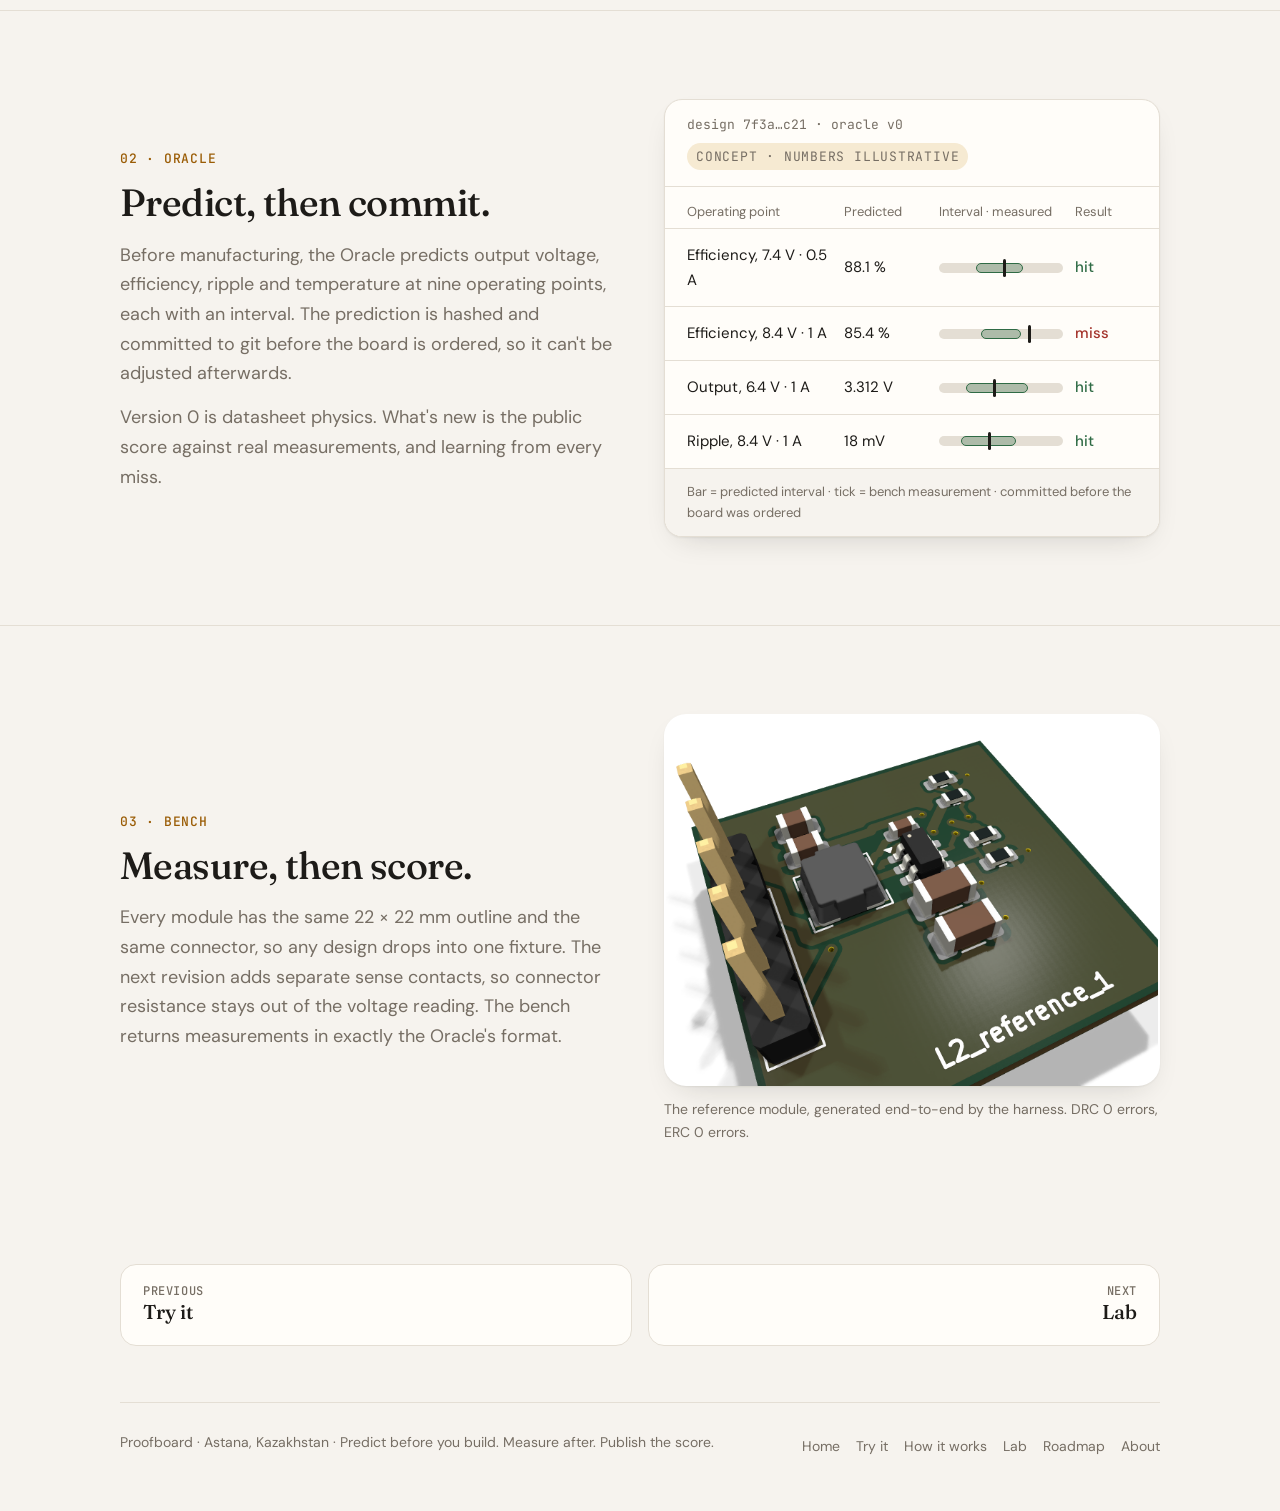
<file: how.html>
<!doctype html>
<html lang="en">
<head>
<meta charset="utf-8">
<meta name="viewport" content="width=device-width, initial-scale=1">
<title>How it works · Proofboard</title>
<meta name="description" content="Design language, Oracle and bench: how Proofboard predicts and then measures.">
<meta property="og:title" content="How it works · Proofboard">
<meta property="og:description" content="Design language, Oracle and bench: how Proofboard predicts and then measures.">
<meta property="og:image" content="assets/img/batch0_panel.png">
<link rel="icon" href="data:image/svg+xml,%3Csvg viewBox='0 0 32 32' aria-hidden='true'%3E%3Crect x='2.5' y='2.5' width='27' height='27' rx='7' fill='%231e3a5f'/%3E%3Cpath d='M8.5 21.5h6l3-11h6' stroke='%23f6ead2' stroke-width='2.2' fill='none' stroke-linecap='round' stroke-linejoin='round'/%3E%3Ccircle cx='8.5' cy='21.5' r='2.4' fill='%23e3a94e'/%3E%3Ccircle cx='23.5' cy='10.5' r='2.4' fill='%23e3a94e'/%3E%3C/svg%3E">
<link rel="preconnect" href="https://fonts.googleapis.com">
<link rel="preconnect" href="https://fonts.gstatic.com" crossorigin>
<link href="https://fonts.googleapis.com/css2?family=Fraunces:opsz,wght@9..144,400;9..144,500;9..144,600&family=DM+Sans:opsz,wght@9..40,400;9..40,500;9..40,700&family=JetBrains+Mono:wght@400;500&display=swap" rel="stylesheet">
<link rel="stylesheet" href="assets/style.css">
</head>
<body>
<a class="skip" href="#main">Skip to content</a>
<div class="wrap">
  <nav class="nav" aria-label="Main">
    <a class="brand" href="index.html" aria-label="Proofboard home"><svg viewBox="0 0 32 32" aria-hidden="true"><rect x="2.5" y="2.5" width="27" height="27" rx="7" fill="#1e3a5f"/><path d="M8.5 21.5h6l3-11h6" stroke="#f6ead2" stroke-width="2.2" fill="none" stroke-linecap="round" stroke-linejoin="round"/><circle cx="8.5" cy="21.5" r="2.4" fill="#e3a94e"/><circle cx="23.5" cy="10.5" r="2.4" fill="#e3a94e"/></svg>Proofboard</a>
    <ul>
      <li><a href="play.html">Try it</a></li>
      <li><a href="how.html" aria-current="page">How it works</a></li>
      <li><a href="boards.html">Lab</a></li>
      <li><a href="roadmap.html">Roadmap</a></li>
      <li><a href="about.html">About</a></li>
    </ul>
  </nav>
</div>
<main id="main">

<div class="wrap">
  <header class="pagehead">
    <span class="kicker">How it works</span>
    <h1>Predict before you build. Measure after. Publish the score.</h1>
    <p class="lede">Three parts that feed each other. Each one is narrow on purpose: one circuit type, one board format, one bench.</p>
  </header>
</div>

<section id="language" class="flush">
  <div class="wrap split">
    <div class="reveal">
      <span class="kicker">01 · Design language</span>
      <h2 style="margin:10px 0 16px">Real parts, not adjectives.</h2>
      <p class="muted" style="font-size:18px">A model doesn't answer “22 µF”. It names an exact catalogue part — capacitance under DC bias, voltage rating, inductor saturation current — each tied to a datasheet page. Parts are recognised by what they connect to, not by their names, so renaming R8 to R1 changes nothing.</p>
    </div>
    <div class="reveal"><ul class="findings">
        <li><span class="sev e">PROBLEM</span><span><b>The coil saturates.</b> At full load it has to carry 1.25 A at its peak; this coil handles 0.42 A.<span class="src">rule T2.ISAT · Bourns SRN2012T datasheet, p.1</span></span></li>
        <li><span class="sev e">PROBLEM</span><span><b>Coil outside TI's range.</b> It's 6.8 µH; TI recommends 2.2–4.7 µH for a 3.3 V output.<span class="src">rule T2.L_RANGE · TI TPS563201 datasheet, table 7-2</span></span></li>
        <li><span class="sev w">WATCH</span><span><b>Input capacitor far from the chip.</b> The input loop is 4.8 mm long; aim for under 3 mm.<span class="src">rule T2.LOOP_IN · our layout rule</span></span></li>
      </ul><p class="cap">Real checker output: the reference design with a deliberately undersized inductor swapped in.</p></div>
  </div>
</section>

<section>
  <div class="wrap">
    <div class="head reveal"><span class="kicker">The feedback loop</span><h2>The model proposes. The checks decide.</h2>
      <p>From the first real run, November 2026: DeepSeek designed the module from scratch. Its first answer broke one datasheet rule; the error went back verbatim, and the second answer passed.</p></div>
    <div class="compare">
      <figure class="reveal"><div class="lbl"><span class="dot bad"></span>Iteration 1 · rejected</div>
        <ul class="findings" style="margin-top:12px"><li><span class="sev e">PROBLEM</span><span><b>Not enough input capacity.</b> At full battery (8.4 V) its one 10 µF capacitor keeps only 7 µF; at least 10 µF is needed.<span class="src">rule T2.CIN_EFF · TI TPS563201 datasheet</span></span></li></ul>
        <figcaption style="margin-top:12px">Ceramic capacitors lose capacitance under voltage. The model picked one input capacitor; at the battery's full charge it isn't enough.</figcaption></figure>
      <figure class="reveal"><div class="lbl"><span class="dot good"></span>Iteration 2 · accepted</div>
        <ul class="findings" style="margin-top:12px"><li><span class="sev w">WATCH</span><span><b>Input capacitor far from the chip.</b> The input loop is 9.1 mm long; aim for under 3 mm.<span class="src">rule T2.LOOP_IN · our layout rule</span></span></li></ul>
        <figcaption style="margin-top:12px">A second capacitor fixes the rule. The layout still carries a warning that no rule can settle — that's what Batch 0 measures.</figcaption></figure>
    </div>
  </div>
</section>

<section id="oracle">
  <div class="wrap split">
    <div class="reveal">
      <span class="kicker">02 · Oracle</span>
      <h2 style="margin:10px 0 16px">Predict, then commit.</h2>
      <p class="muted" style="font-size:18px">Before manufacturing, the Oracle predicts output voltage, efficiency, ripple and temperature at nine operating points, each with an interval. The prediction is hashed and committed to git before the board is ordered, so it can't be adjusted afterwards.</p>
      <p class="muted" style="font-size:18px;margin-top:14px">Version 0 is datasheet physics. What's new is the public score against real measurements, and learning from every miss.</p>
    </div>
    <div class="reveal"><div class="report" role="figure" aria-label="Concept of an Oracle report with illustrative numbers">
      <header><span>design 7f3a…c21 · oracle v0</span><span class="pill">Concept · numbers illustrative</span></header>
      <div class="row th"><span>Operating point</span><span>Predicted</span><span class="bandcell">Interval · measured</span><span>Result</span></div>
      <div class="row"><span>Efficiency, 7.4 V · 0.5 A</span><span>88.1 %</span><span class="bandcell"><span class="band"><i style="left:30%;width:38%"></i><b style="left:52%"></b></span></span><span class="hit">hit</span></div>
      <div class="row"><span>Efficiency, 8.4 V · 1 A</span><span>85.4 %</span><span class="bandcell"><span class="band"><i style="left:34%;width:32%"></i><b style="left:72%"></b></span></span><span class="miss">miss</span></div>
      <div class="row"><span>Output, 6.4 V · 1 A</span><span>3.312 V</span><span class="bandcell"><span class="band"><i style="left:22%;width:50%"></i><b style="left:44%"></b></span></span><span class="hit">hit</span></div>
      <div class="row"><span>Ripple, 8.4 V · 1 A</span><span>18 mV</span><span class="bandcell"><span class="band"><i style="left:18%;width:44%"></i><b style="left:40%"></b></span></span><span class="hit">hit</span></div>
      <footer>Bar = predicted interval · tick = bench measurement · committed before the board was ordered</footer>
    </div></div>
  </div>
</section>

<section id="bench">
  <div class="wrap split">
    <div class="reveal">
      <span class="kicker">03 · Bench</span>
      <h2 style="margin:10px 0 16px">Measure, then score.</h2>
      <p class="muted" style="font-size:18px">Every module has the same 22 × 22 mm outline and the same connector, so any design drops into one fixture. The next revision adds separate sense contacts, so connector resistance stays out of the voltage reading. The bench returns measurements in exactly the Oracle's format.</p>
    </div>
    <figure class="reveal"><div class="frame contain"><img src="assets/img/ref_module.png" alt="3D render of the 22 by 22 millimetre reference module" loading="lazy" width="1400" height="1050" style="aspect-ratio:4/3"></div>
      <p class="cap">The reference module, generated end-to-end by the harness. DRC 0 errors, ERC 0 errors.</p></figure>
  </div>
</section>
</main>
<div class="wrap"><div class="next"><a href="play.html"><small>Previous</small><span>Try it</span></a><a class="fwd" href="boards.html"><small>Next</small><span>Lab</span></a></div></div>
<div class="wrap">
  <footer class="site">
    <span>Proofboard · Astana, Kazakhstan · Predict before you build. Measure after. Publish the score.</span>
    <nav aria-label="Footer"><a href="index.html">Home</a><a href="play.html">Try it</a><a href="how.html">How it works</a><a href="boards.html">Lab</a><a href="roadmap.html">Roadmap</a><a href="about.html">About</a></nav>
  </footer>
</div>
<script src="assets/site.js" defer></script>
</body>
</html>
</file>
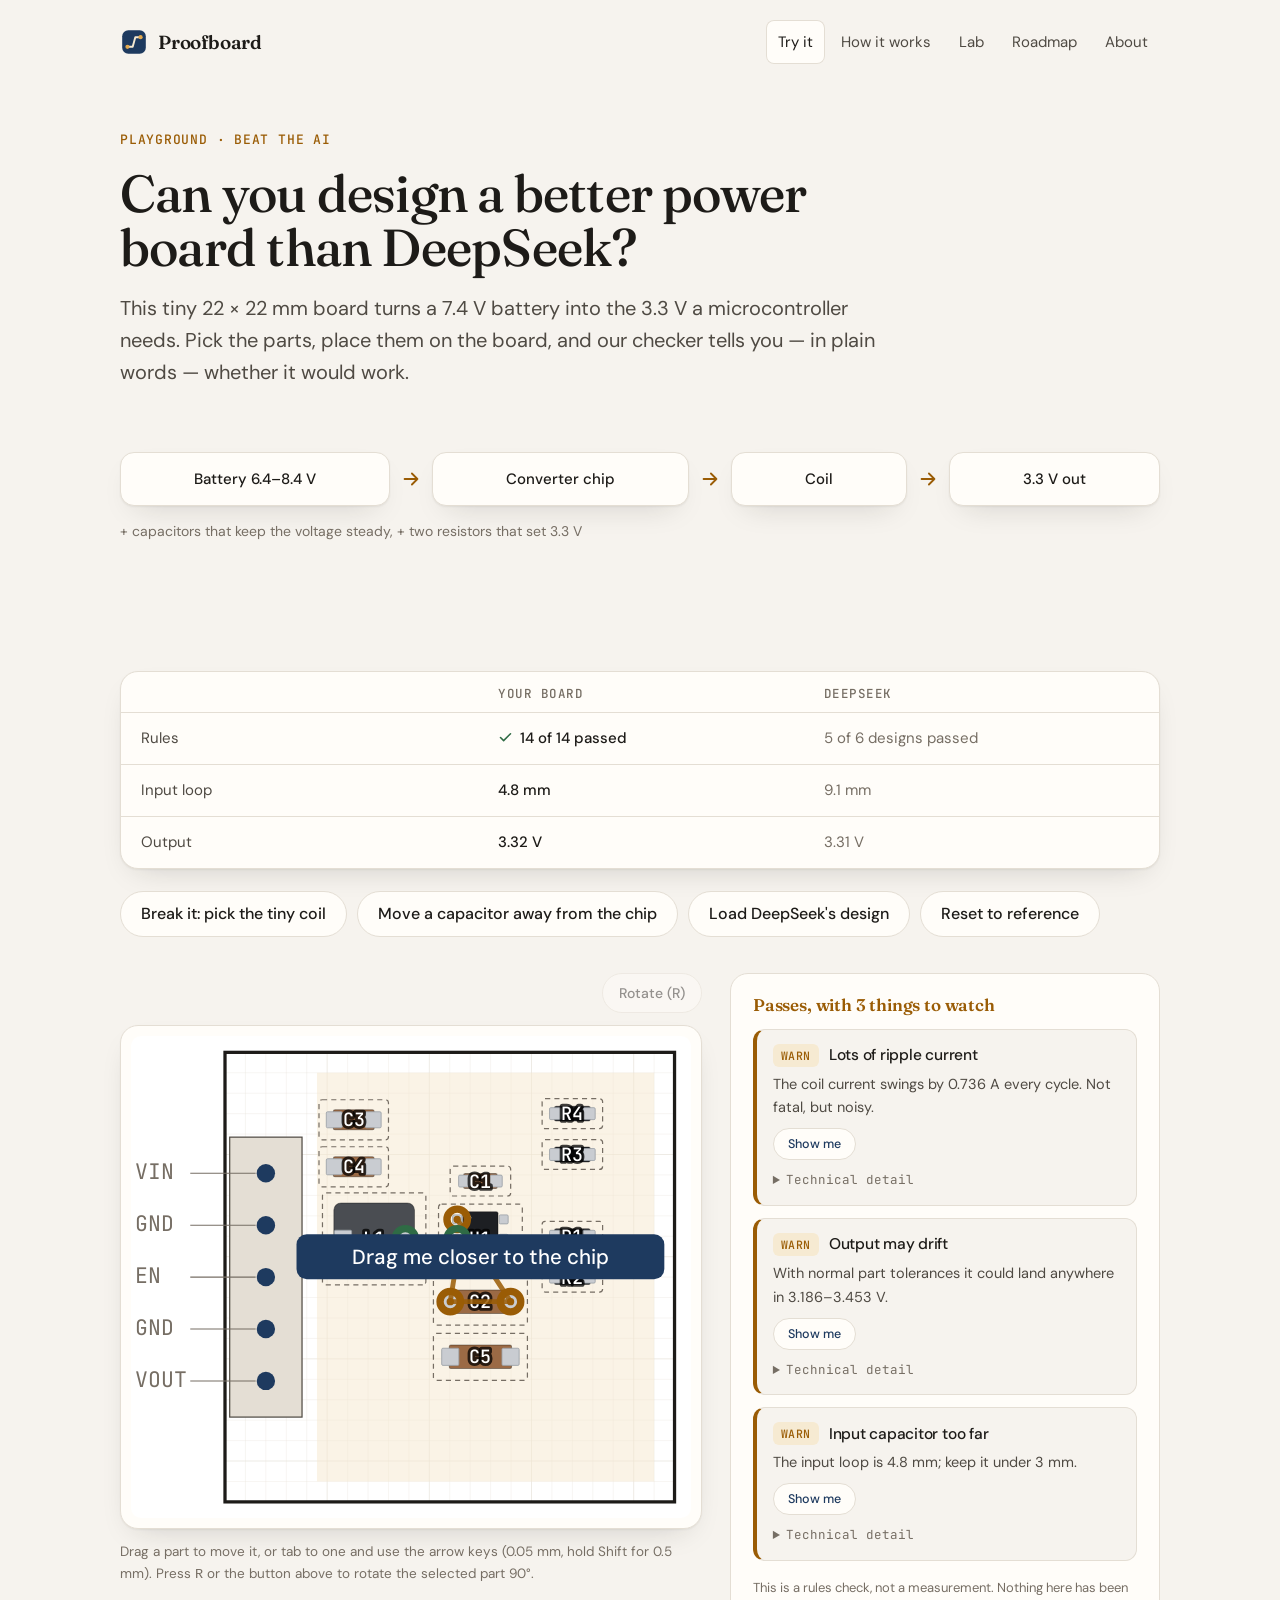
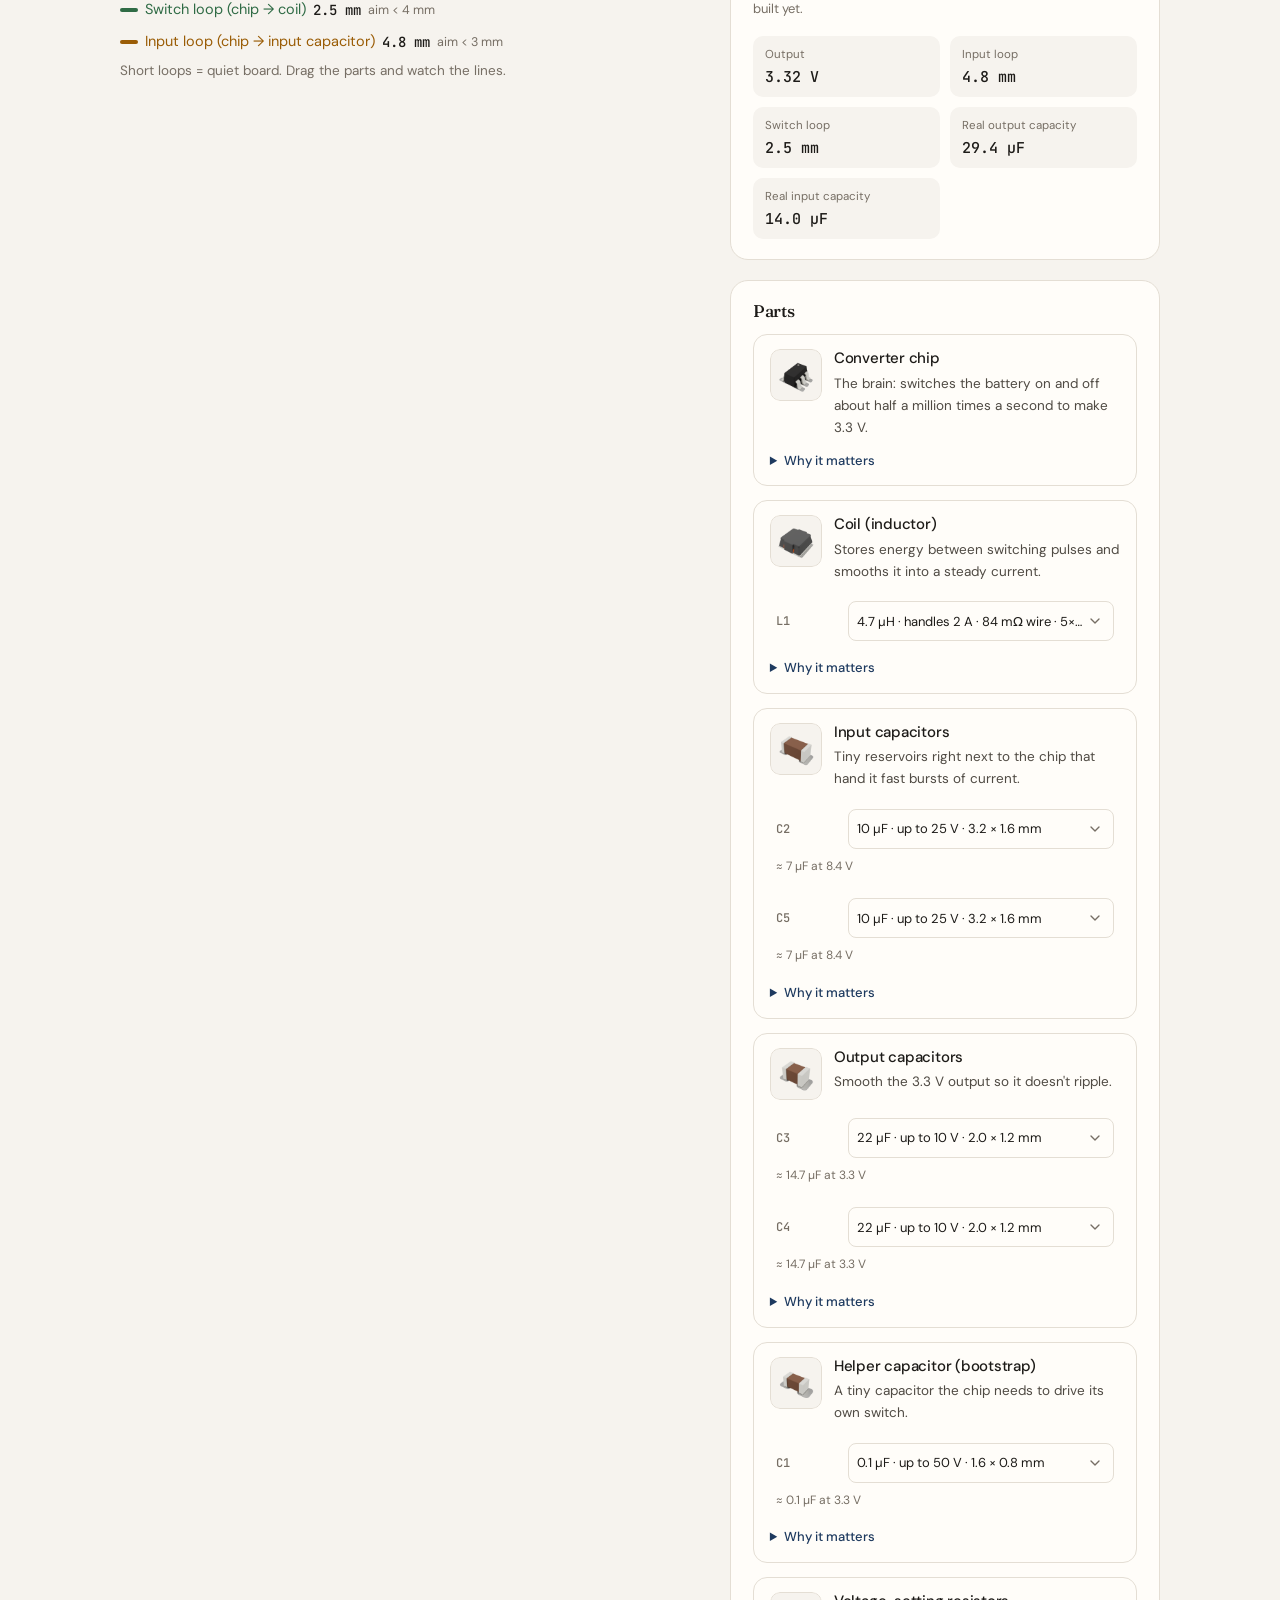
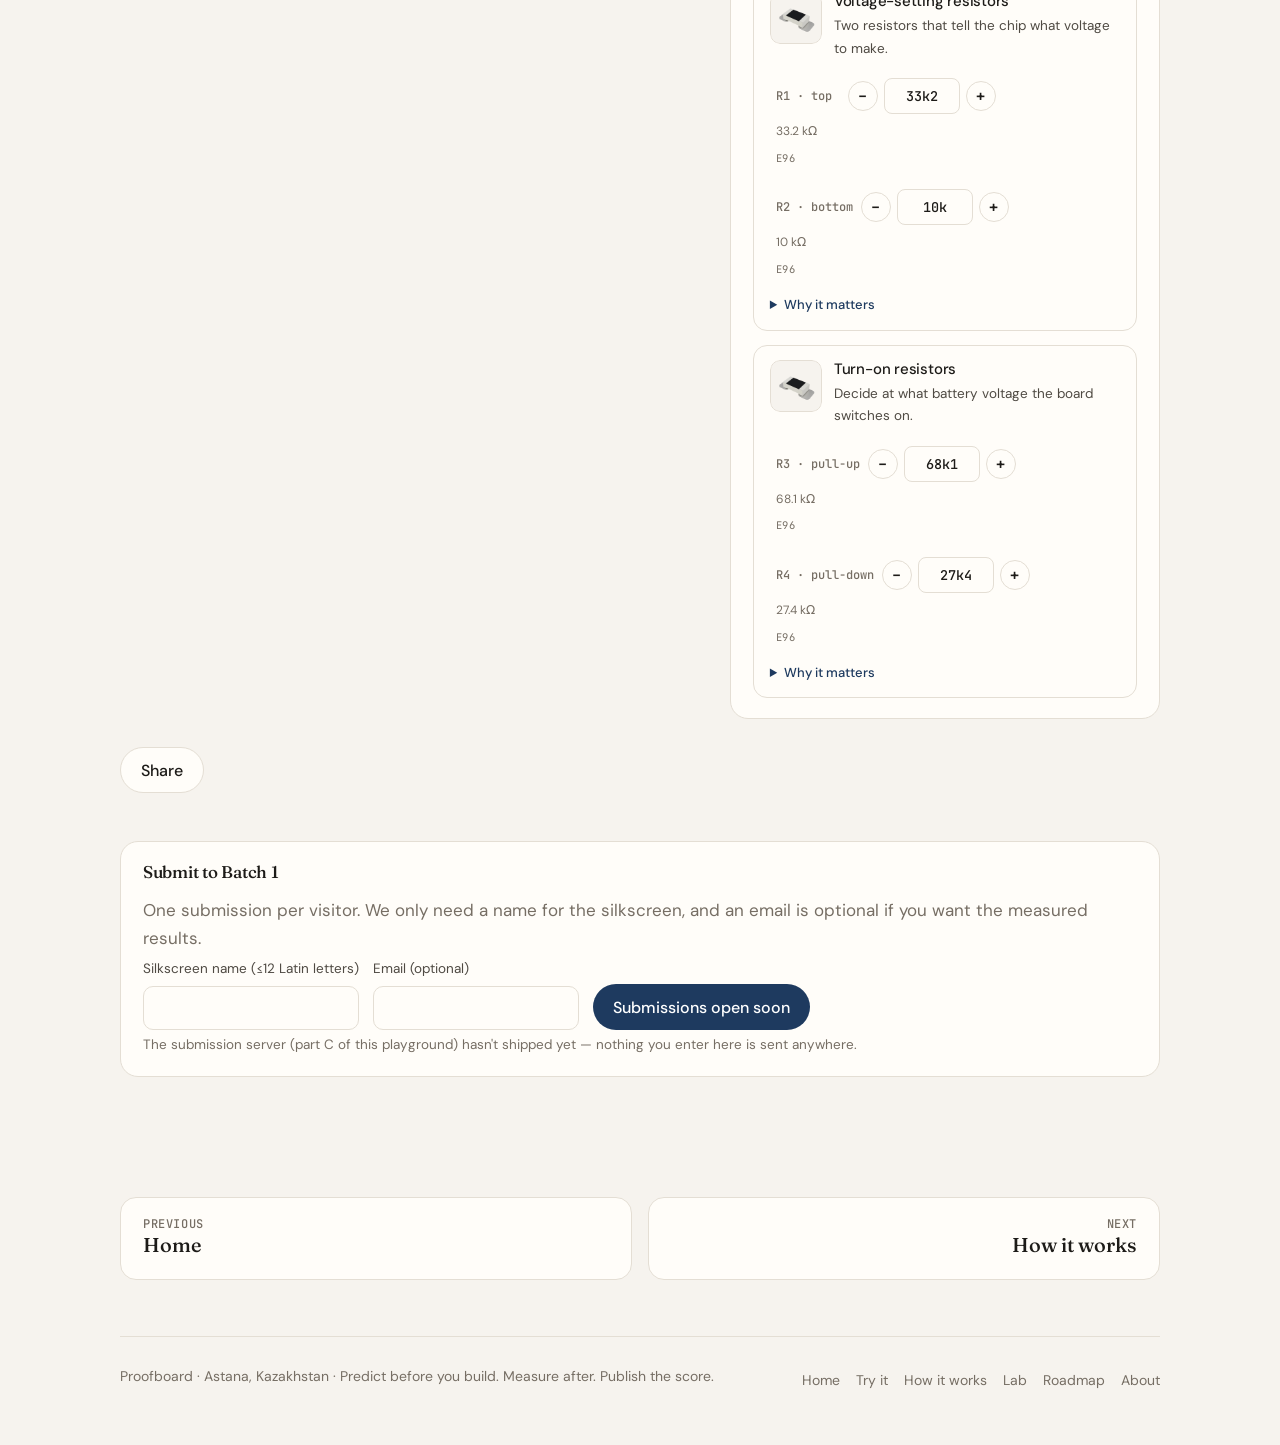
<file: play.html>
<!doctype html>
<html lang="en">
<head>
<meta charset="utf-8">
<meta name="viewport" content="width=device-width, initial-scale=1">
<title>Try it · Proofboard</title>
<meta name="description" content="Design a 3.3 V buck module yourself and watch the Proofboard rule checker score it live.">
<meta property="og:title" content="Try it · Proofboard">
<meta property="og:description" content="Design a 3.3 V buck module yourself and watch the Proofboard rule checker score it live.">
<meta property="og:image" content="assets/img/batch0_panel.png">
<link rel="icon" href="data:image/svg+xml,%3Csvg viewBox='0 0 32 32' aria-hidden='true'%3E%3Crect x='2.5' y='2.5' width='27' height='27' rx='7' fill='%231e3a5f'/%3E%3Cpath d='M8.5 21.5h6l3-11h6' stroke='%23f6ead2' stroke-width='2.2' fill='none' stroke-linecap='round' stroke-linejoin='round'/%3E%3Ccircle cx='8.5' cy='21.5' r='2.4' fill='%23e3a94e'/%3E%3Ccircle cx='23.5' cy='10.5' r='2.4' fill='%23e3a94e'/%3E%3C/svg%3E">
<link rel="preconnect" href="https://fonts.googleapis.com">
<link rel="preconnect" href="https://fonts.gstatic.com" crossorigin>
<link href="https://fonts.googleapis.com/css2?family=Fraunces:opsz,wght@9..144,400;9..144,500;9..144,600&family=DM+Sans:opsz,wght@9..40,400;9..40,500;9..40,700&family=JetBrains+Mono:wght@400;500&display=swap" rel="stylesheet">
<link rel="stylesheet" href="assets/style.css">
</head>
<body>
<a class="skip" href="#main">Skip to content</a>
<div class="wrap">
  <nav class="nav" aria-label="Main">
    <a class="brand" href="index.html" aria-label="Proofboard home"><svg viewBox="0 0 32 32" aria-hidden="true"><rect x="2.5" y="2.5" width="27" height="27" rx="7" fill="#1e3a5f"/><path d="M8.5 21.5h6l3-11h6" stroke="#f6ead2" stroke-width="2.2" fill="none" stroke-linecap="round" stroke-linejoin="round"/><circle cx="8.5" cy="21.5" r="2.4" fill="#e3a94e"/><circle cx="23.5" cy="10.5" r="2.4" fill="#e3a94e"/></svg>Proofboard</a>
    <ul>
      <li><a href="play.html" aria-current="page">Try it</a></li>
      <li><a href="how.html">How it works</a></li>
      <li><a href="boards.html">Lab</a></li>
      <li><a href="roadmap.html">Roadmap</a></li>
      <li><a href="about.html">About</a></li>
    </ul>
  </nav>
</div>
<main id="main">

<div class="wrap">
  <header class="pagehead">
    <span class="kicker">PLAYGROUND · BEAT THE AI</span>
    <h1>Can you design a better power board than DeepSeek?</h1>
    <p class="lede">This tiny 22 × 22 mm board turns a 7.4 V battery into the 3.3 V a microcontroller needs. Pick the parts, place them on the board, and our checker tells you — in plain words — whether it would work.</p>
  </header>
</div>

<section class="flush">
  <div class="wrap">
    <div class="schema" role="img" aria-label="Battery 6.4 to 8.4 volts feeds the converter chip, which drives the coil, making a steady 3.3 volt output"><div class="schema-block">Battery 6.4–8.4 V</div><div class="schema-arrow" aria-hidden="true"><svg viewBox="0 0 24 24" fill="none" stroke="currentColor" stroke-width="2" stroke-linecap="round" stroke-linejoin="round" aria-hidden="true"><path d="M5 12h14M13 6l6 6-6 6"/></svg></div><div class="schema-block">Converter chip</div><div class="schema-arrow" aria-hidden="true"><svg viewBox="0 0 24 24" fill="none" stroke="currentColor" stroke-width="2" stroke-linecap="round" stroke-linejoin="round" aria-hidden="true"><path d="M5 12h14M13 6l6 6-6 6"/></svg></div><div class="schema-block">Coil</div><div class="schema-arrow" aria-hidden="true"><svg viewBox="0 0 24 24" fill="none" stroke="currentColor" stroke-width="2" stroke-linecap="round" stroke-linejoin="round" aria-hidden="true"><path d="M5 12h14M13 6l6 6-6 6"/></svg></div><div class="schema-block">3.3 V out</div></div>
    <p class="schema-note muted">+ capacitors that keep the voltage steady, + two resistors that set 3.3 V</p>
  </div>
</section>

<section class="flush">
  <div class="wrap" id="playRoot">
    <div class="scoreboard" id="scoreboard" aria-label="Scoreboard: your board versus DeepSeek">
      <div class="score-row score-head"><span></span><span>Your board</span><span>DeepSeek</span></div>
      <div class="score-row"><span class="score-label">Rules</span><span id="scoreYouRules">—</span><span>5 of 6 designs passed</span></div>
      <div class="score-row"><span class="score-label">Input loop</span><span id="scoreYouLoop">—</span><span>9.1 mm</span></div>
      <div class="score-row"><span class="score-label">Output</span><span id="scoreYouVout">—</span><span>3.31 V</span></div>
    </div>

    <div class="tryit" role="group" aria-label="Try this">
      <button type="button" class="btn ghost" data-action="break-it">Break it: pick the tiny coil</button>
      <button type="button" class="btn ghost" data-action="move-cap">Move a capacitor away from the chip</button>
      <button type="button" class="btn ghost" data-action="load-ai">Load DeepSeek's design</button>
      <button type="button" class="btn ghost" data-action="reset">Reset to reference</button>
    </div>

    <div class="play" id="play">
      <div class="board-col">
        <div class="board-toolbar">
          <div class="toolbar-actions">
            <button type="button" class="icon-btn" id="rotateBtn" data-action="rotate" disabled>Rotate (R)</button>
          </div>
        </div>
        <div class="board-wrap">
          <svg id="boardSvg" role="img" aria-label="Board editor: 22 by 22 millimetre module, drag parts to place them"></svg>
        </div>
        <p class="board-hint">Drag a part to move it, or tab to one and use the arrow keys (0.05 mm, hold Shift for 0.5 mm). Press <kbd>R</kbd> or the button above to rotate the selected part 90°.</p>
        <div id="loopLegend" class="loop-keys" aria-live="polite"></div>
        <p class="loop-legend muted">Short loops = quiet board. Drag the parts and watch the lines.</p>
      </div>

      <div class="side-col">
        <div class="panel verdict-panel">
          <h2 class="verdict-headline" id="verdictHeadline" aria-live="polite">Loading…</h2>
          <div id="problemsList" class="problems-list"></div>
          <p class="muted t1-note">This is a rules check, not a measurement. Nothing here has been built yet.</p>
          <div class="metrics-compact" id="metricsCompact"></div>
        </div>
        <div class="panel parts-panel">
          <h2>Parts</h2>
          <div id="cardsList" class="cards-list"></div>
        </div>
      </div>
    </div>

    <div class="actions playbar">
      <button type="button" class="btn ghost" data-action="share">Share</button>
      <span id="shareNote" class="muted" role="status" hidden style="align-self:center;font-size:14px"></span>
    </div>

    <div class="panel submit-section">
      <h2>Submit to Batch 1</h2>
      <p class="muted">One submission per visitor. We only need a name for the silkscreen, and an email is optional if you want the measured results.</p>
      <form id="submitForm">
        <div class="field"><label for="silkname">Silkscreen name (≤12 Latin letters)</label><input id="silkname" name="silkname" maxlength="12" pattern="[A-Za-z]{1,12}" required></div>
        <div class="field"><label for="subemail">Email (optional)</label><input id="subemail" name="email" type="email"></div>
        <button type="submit" class="btn primary">Submit design</button>
      </form>
      <p class="submit-note" id="submitNote"></p>
    </div>
  </div>
</section>
</main>
<div class="wrap"><div class="next"><a href="index.html"><small>Previous</small><span>Home</span></a><a class="fwd" href="how.html"><small>Next</small><span>How it works</span></a></div></div>
<div class="wrap">
  <footer class="site">
    <span>Proofboard · Astana, Kazakhstan · Predict before you build. Measure after. Publish the score.</span>
    <nav aria-label="Footer"><a href="index.html">Home</a><a href="play.html">Try it</a><a href="how.html">How it works</a><a href="boards.html">Lab</a><a href="roadmap.html">Roadmap</a><a href="about.html">About</a></nav>
  </footer>
</div>
<script src="assets/site.js" defer></script>
<script src="assets/play.js"></script>
</body>
</html>
</file>
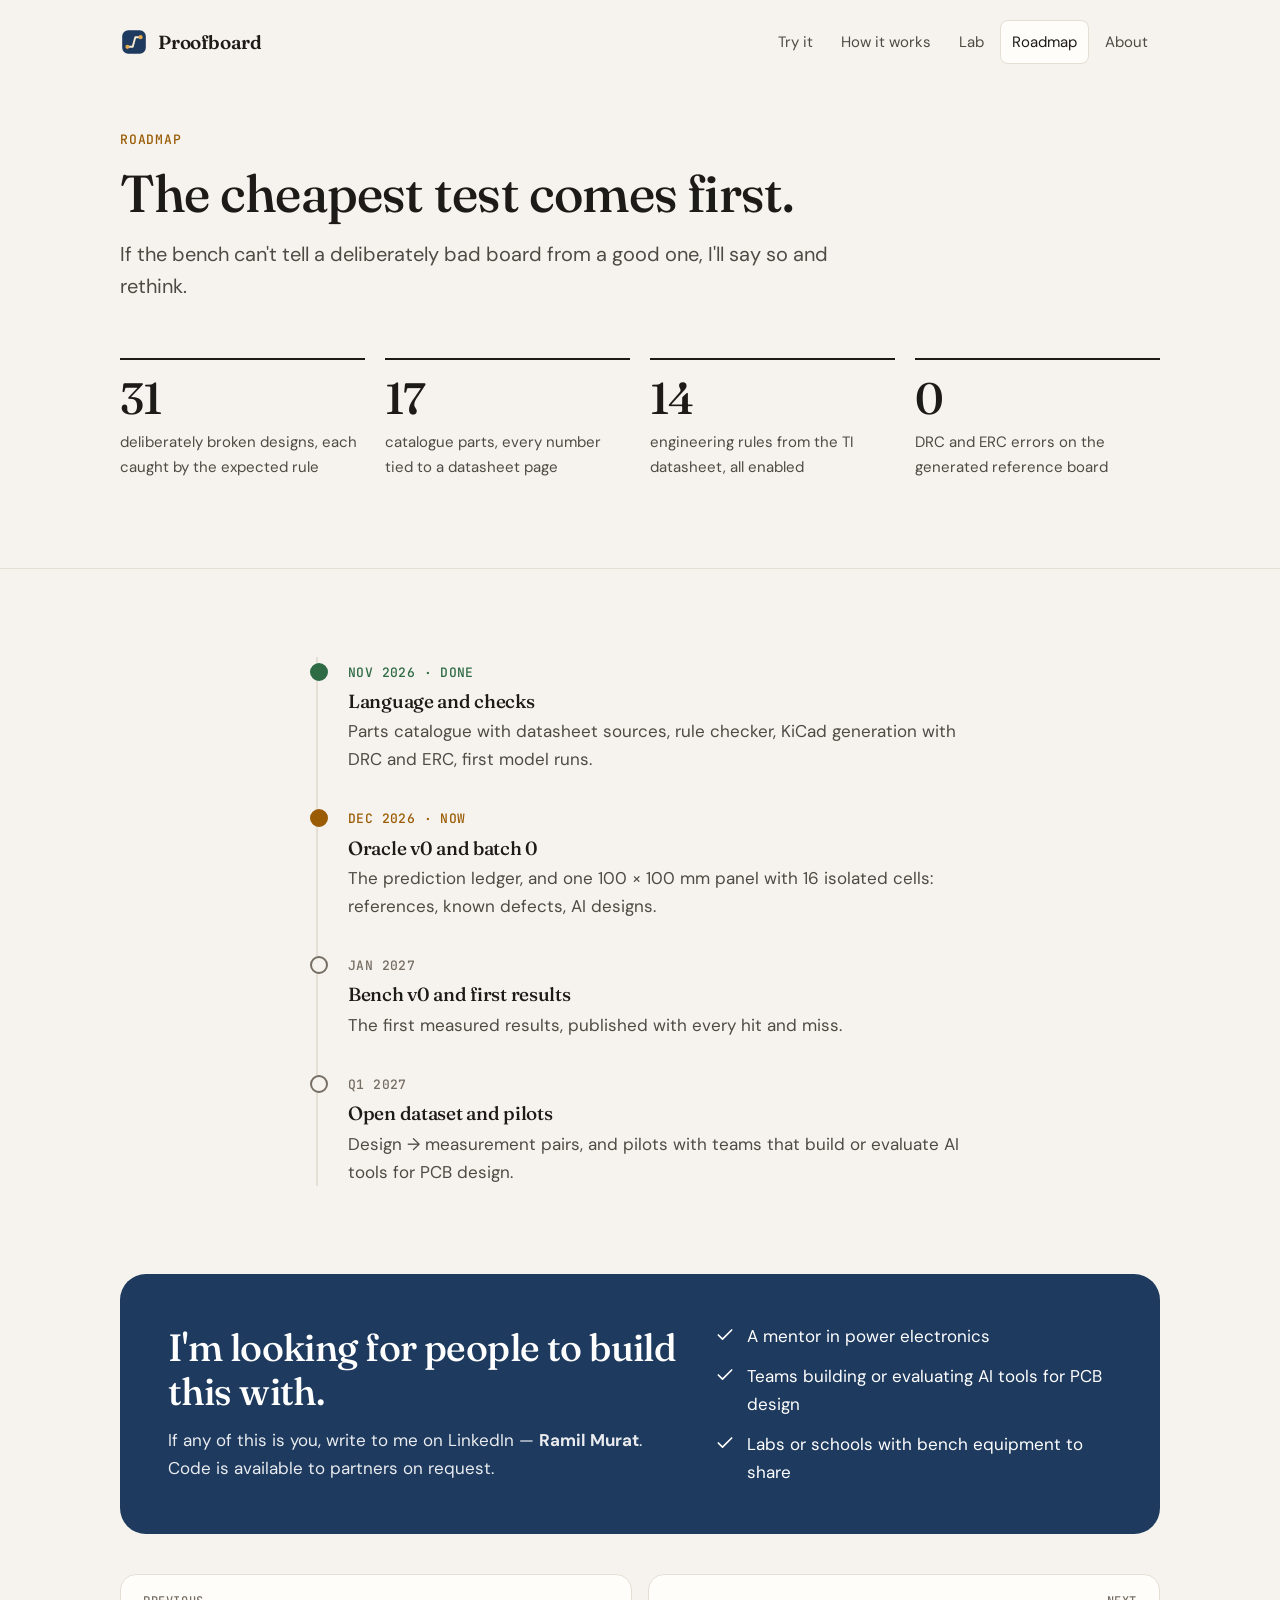
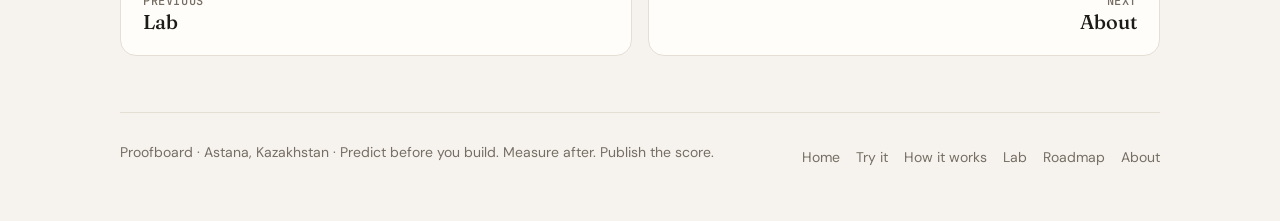
<file: roadmap.html>
<!doctype html>
<html lang="en">
<head>
<meta charset="utf-8">
<meta name="viewport" content="width=device-width, initial-scale=1">
<title>Roadmap · Proofboard</title>
<meta name="description" content="Honest status and the plan for the first measured batch.">
<meta property="og:title" content="Roadmap · Proofboard">
<meta property="og:description" content="Honest status and the plan for the first measured batch.">
<meta property="og:image" content="assets/img/batch0_panel.png">
<link rel="icon" href="data:image/svg+xml,%3Csvg viewBox='0 0 32 32' aria-hidden='true'%3E%3Crect x='2.5' y='2.5' width='27' height='27' rx='7' fill='%231e3a5f'/%3E%3Cpath d='M8.5 21.5h6l3-11h6' stroke='%23f6ead2' stroke-width='2.2' fill='none' stroke-linecap='round' stroke-linejoin='round'/%3E%3Ccircle cx='8.5' cy='21.5' r='2.4' fill='%23e3a94e'/%3E%3Ccircle cx='23.5' cy='10.5' r='2.4' fill='%23e3a94e'/%3E%3C/svg%3E">
<link rel="preconnect" href="https://fonts.googleapis.com">
<link rel="preconnect" href="https://fonts.gstatic.com" crossorigin>
<link href="https://fonts.googleapis.com/css2?family=Fraunces:opsz,wght@9..144,400;9..144,500;9..144,600&family=DM+Sans:opsz,wght@9..40,400;9..40,500;9..40,700&family=JetBrains+Mono:wght@400;500&display=swap" rel="stylesheet">
<link rel="stylesheet" href="assets/style.css">
</head>
<body>
<a class="skip" href="#main">Skip to content</a>
<div class="wrap">
  <nav class="nav" aria-label="Main">
    <a class="brand" href="index.html" aria-label="Proofboard home"><svg viewBox="0 0 32 32" aria-hidden="true"><rect x="2.5" y="2.5" width="27" height="27" rx="7" fill="#1e3a5f"/><path d="M8.5 21.5h6l3-11h6" stroke="#f6ead2" stroke-width="2.2" fill="none" stroke-linecap="round" stroke-linejoin="round"/><circle cx="8.5" cy="21.5" r="2.4" fill="#e3a94e"/><circle cx="23.5" cy="10.5" r="2.4" fill="#e3a94e"/></svg>Proofboard</a>
    <ul>
      <li><a href="play.html">Try it</a></li>
      <li><a href="how.html">How it works</a></li>
      <li><a href="boards.html">Lab</a></li>
      <li><a href="roadmap.html" aria-current="page">Roadmap</a></li>
      <li><a href="about.html">About</a></li>
    </ul>
  </nav>
</div>
<main id="main">

<div class="wrap">
  <header class="pagehead">
    <span class="kicker">Roadmap</span>
    <h1>The cheapest test comes first.</h1>
    <p class="lede">If the bench can't tell a deliberately bad board from a good one, I'll say so and rethink.</p>
  </header>
</div>
<section class="flush">
  <div class="wrap"><div class="stats">
      <div class="stat reveal"><div class="v">31</div><div class="l">deliberately broken designs, each caught by the expected rule</div></div>
      <div class="stat reveal"><div class="v">17</div><div class="l">catalogue parts, every number tied to a datasheet page</div></div>
      <div class="stat reveal"><div class="v">14</div><div class="l">engineering rules from the TI datasheet, all enabled</div></div>
      <div class="stat reveal"><div class="v">0</div><div class="l">DRC and ERC errors on the generated reference board</div></div>
    </div></div>
</section>
<section>
  <div class="wrap narrow">
    <ol class="road reveal">
      <li class="done"><span class="when">NOV 2026 · DONE</span><h3>Language and checks</h3><p>Parts catalogue with datasheet sources, rule checker, KiCad generation with DRC and ERC, first model runs.</p></li>
      <li class="now"><span class="when">DEC 2026 · NOW</span><h3>Oracle v0 and batch 0</h3><p>The prediction ledger, and one 100 × 100 mm panel with 16 isolated cells: references, known defects, AI designs.</p></li>
      <li><span class="when">JAN 2027</span><h3>Bench v0 and first results</h3><p>The first measured results, published with every hit and miss.</p></li>
      <li><span class="when">Q1 2027</span><h3>Open dataset and pilots</h3><p>Design → measurement pairs, and pilots with teams that build or evaluate AI tools for PCB design.</p></li>
    </ol>
  </div>
</section>
<div class="wrap"><div class="ask reveal">
    <div>
      <h2>I'm looking for people to build this with.</h2>
      <p>If any of this is you, write to me on LinkedIn — <b>Ramil Murat</b>. Code is available to partners on request.</p>
    </div>
    <ul>
      <li><svg viewBox="0 0 24 24" fill="none" stroke="currentColor" stroke-width="2" stroke-linecap="round" stroke-linejoin="round" aria-hidden="true"><path d="M20 6 9 17l-5-5"/></svg>A mentor in power electronics</li>
      <li><svg viewBox="0 0 24 24" fill="none" stroke="currentColor" stroke-width="2" stroke-linecap="round" stroke-linejoin="round" aria-hidden="true"><path d="M20 6 9 17l-5-5"/></svg>Teams building or evaluating AI tools for PCB design</li>
      <li><svg viewBox="0 0 24 24" fill="none" stroke="currentColor" stroke-width="2" stroke-linecap="round" stroke-linejoin="round" aria-hidden="true"><path d="M20 6 9 17l-5-5"/></svg>Labs or schools with bench equipment to share</li>
    </ul>
  </div></div>
</main>
<div class="wrap"><div class="next"><a href="boards.html"><small>Previous</small><span>Lab</span></a><a class="fwd" href="about.html"><small>Next</small><span>About</span></a></div></div>
<div class="wrap">
  <footer class="site">
    <span>Proofboard · Astana, Kazakhstan · Predict before you build. Measure after. Publish the score.</span>
    <nav aria-label="Footer"><a href="index.html">Home</a><a href="play.html">Try it</a><a href="how.html">How it works</a><a href="boards.html">Lab</a><a href="roadmap.html">Roadmap</a><a href="about.html">About</a></nav>
  </footer>
</div>
<script src="assets/site.js" defer></script>
</body>
</html>
</file>
<file: assets/style.css>
/* Proofboard — shared styles. Warm editorial: Fraunces headings, DM Sans body, navy + amber. */
:root{
  --bg:#f6f3ee; --paper:#fffdf9; --ink:#1d1b18; --soft:#4f4a43; --muted:#766e64; --line:#e4ded4;
  --navy:#1e3a5f; --navy-ink:#ffffff; --amber:#9a5c05; --amber-soft:#f6ead2;
  --good:#2f6b45; --good-soft:#e2efe5; --bad:#a3322a; --bad-soft:#f6e1de;
  --render:#ffffff;
  --shadow:0 1px 2px rgba(29,27,24,.06),0 12px 32px -16px rgba(29,27,24,.22);
  --serif:"Fraunces",Georgia,serif; --sans:"DM Sans",system-ui,-apple-system,"Segoe UI",sans-serif; --mono:"JetBrains Mono",ui-monospace,monospace;
}
@media (prefers-color-scheme: dark){ :root:not([data-theme="light"]){
  --bg:#14130f; --paper:#1c1a16; --ink:#efe9df; --soft:#cfc6b8; --muted:#a39a8c; --line:#2e2a24;
  --navy:#9cc0ea; --navy-ink:#10202f; --amber:#e3a94e; --amber-soft:#33270f;
  --good:#7fc79a; --good-soft:#18291e; --bad:#f08f86; --bad-soft:#3a1c19;
  --render:#efe9df;
  --shadow:0 1px 2px rgba(0,0,0,.3),0 12px 32px -16px rgba(0,0,0,.6);
}}
:root[data-theme="dark"]{
  --bg:#14130f; --paper:#1c1a16; --ink:#efe9df; --soft:#cfc6b8; --muted:#a39a8c; --line:#2e2a24;
  --navy:#9cc0ea; --navy-ink:#10202f; --amber:#e3a94e; --amber-soft:#33270f;
  --good:#7fc79a; --good-soft:#18291e; --bad:#f08f86; --bad-soft:#3a1c19;
  --render:#efe9df;
  --shadow:0 1px 2px rgba(0,0,0,.3),0 12px 32px -16px rgba(0,0,0,.6);
}
*{box-sizing:border-box}
html{scroll-behavior:smooth;-webkit-text-size-adjust:100%;text-size-adjust:100%}
@media (prefers-reduced-motion: reduce){html{scroll-behavior:auto}}
body{margin:0;background:var(--bg);color:var(--ink);font:17px/1.65 var(--sans);-webkit-font-smoothing:antialiased}
img{max-width:100%;height:auto;display:block}
a{color:inherit}
p{margin:0}
:focus-visible{outline:2px solid var(--amber);outline-offset:3px;border-radius:6px}
.wrap{max-width:1080px;margin:0 auto;padding:0 20px}
.narrow{max-width:700px}
.skip{position:absolute;left:-999px;top:8px;background:var(--paper);padding:10px 14px;border-radius:8px;z-index:10}
.skip:focus{left:12px}

/* ---------- nav ---------- */
.nav{display:flex;align-items:center;justify-content:space-between;gap:16px;padding:20px 0}
.brand{display:flex;align-items:center;gap:10px;text-decoration:none;font:600 19px var(--serif);letter-spacing:-.01em;min-height:44px}
.brand svg{width:28px;height:28px;flex:none}
.nav ul{display:flex;gap:4px;list-style:none;margin:0;padding:0}
.nav ul a{display:inline-flex;align-items:center;min-height:44px;padding:0 12px;border-radius:8px;text-decoration:none;color:var(--soft);font-size:15px;transition:background-color .18s ease,color .18s ease}
.nav ul a:hover{color:var(--ink);background:var(--paper)}
.nav ul a[aria-current="page"]{color:var(--ink);background:var(--paper);box-shadow:inset 0 0 0 1px var(--line)}

/* ---------- type ---------- */
h1,h2,h3{font-family:var(--serif);font-weight:500;letter-spacing:-.015em;margin:0}
h1{font-size:clamp(38px,5.6vw,60px);line-height:1.04}
h2{font-size:clamp(28px,3.6vw,38px);line-height:1.15}
h3{font-size:21px;line-height:1.3}
.kicker{font:500 13px var(--mono);letter-spacing:.06em;text-transform:uppercase;color:var(--amber)}
.lede{font-size:20px;line-height:1.6;color:var(--soft)}
.muted{color:var(--muted)}
.mono{font-family:var(--mono);font-size:13px}

/* ---------- buttons & links ---------- */
.actions{display:flex;flex-wrap:wrap;gap:12px}
.btn{display:inline-flex;align-items:center;gap:8px;min-height:46px;padding:0 20px;border-radius:999px;font:500 16px var(--sans);text-decoration:none;cursor:pointer;border:0;transition:transform .18s ease,background-color .18s ease,border-color .18s ease}
.btn.primary{background:var(--navy);color:var(--navy-ink)}
.btn.ghost{border:1px solid var(--line);background:var(--paper);color:var(--ink)}
.btn:hover{transform:translateY(-1px)}
.btn.ghost:hover{border-color:var(--muted)}
.btn svg{width:18px;height:18px}
.more{display:inline-flex;align-items:center;gap:6px;min-height:44px;font-weight:500;color:var(--navy);text-decoration:none}
.more:hover{text-decoration:underline;text-underline-offset:3px}
.more svg{width:16px;height:16px}

/* ---------- hero & page head ---------- */
.hero{display:grid;grid-template-columns:1.1fr .9fr;gap:56px;align-items:center;padding:36px 0 88px}
.hero h1{margin:16px 0 22px}
.hero .lede{margin-bottom:32px;max-width:32em}
.pagehead{padding:40px 0 56px;max-width:760px}
.pagehead h1{margin:14px 0 18px;font-size:clamp(34px,4.8vw,52px)}

/* ---------- figures ---------- */
figure{margin:0}
.frame{position:relative;border-radius:22px;overflow:hidden;background:var(--render);box-shadow:var(--shadow)}
.frame img{width:100%;object-fit:cover}
.frame.contain img{object-fit:contain}
.cap{margin-top:12px;font-size:14px;color:var(--muted)}
.tag{position:absolute;left:16px;bottom:16px;background:var(--paper);color:var(--ink);border-radius:12px;padding:10px 14px;box-shadow:var(--shadow);font-size:14px;max-width:80%}
.tag b{font:500 12px var(--mono);color:var(--amber);display:block;letter-spacing:.04em}

/* ---------- sections ---------- */
section{padding:88px 0;border-top:1px solid var(--line)}
section.flush{border-top:0;padding-top:0}
.head{margin-bottom:40px}
.head h2{margin:10px 0 14px}
.head p{color:var(--soft);font-size:18px;max-width:42em}
.split{display:grid;grid-template-columns:1fr 1fr;gap:48px;align-items:center}

/* ---------- cards ---------- */
.steps{display:grid;grid-template-columns:repeat(3,1fr);gap:20px}
.step{display:flex;flex-direction:column;background:var(--paper);border:1px solid var(--line);border-radius:18px;padding:28px}
.step .num{width:36px;height:36px;border-radius:50%;display:grid;place-items:center;background:var(--amber-soft);color:var(--amber);font:500 15px var(--mono);margin-bottom:18px}
.step h3{margin-bottom:10px}
.step p{color:var(--soft);font-size:16px}
.step .more{margin-top:auto;padding-top:12px}

/* ---------- segmented viewer (tabs) ---------- */
.viewer{background:var(--paper);border:1px solid var(--line);border-radius:22px;padding:14px;box-shadow:var(--shadow)}
.seg{display:inline-flex;flex-wrap:wrap;gap:4px;padding:4px;border-radius:999px;background:var(--bg);border:1px solid var(--line);margin:4px 4px 14px}
.seg button{min-height:40px;padding:0 16px;border-radius:999px;border:0;background:transparent;color:var(--soft);font:500 15px var(--sans);cursor:pointer;transition:background-color .18s ease,color .18s ease}
.seg button:hover{color:var(--ink)}
.seg button[aria-selected="true"]{background:var(--paper);color:var(--ink);box-shadow:0 1px 3px rgba(29,27,24,.15)}
.panes{position:relative;border-radius:14px;overflow:hidden;background:var(--render)}
.pane{display:block}
.pane[hidden]{display:none}
.pane img{width:100%;aspect-ratio:var(--ar,4/3);object-fit:contain;background:var(--render)}
.pane.fade{animation:fade .25s ease}
@keyframes fade{from{opacity:.25}to{opacity:1}}
@media (prefers-reduced-motion: reduce){.pane.fade{animation:none}}
.viewer .cap{padding:0 6px 4px}

/* ---------- boards ---------- */
.boards{display:grid;grid-template-columns:1fr 1fr;gap:24px}
.board h3{margin:18px 6px 6px}
.board p{color:var(--soft);font-size:16px;margin:0 6px 6px}
.chips{display:flex;flex-wrap:wrap;gap:6px;margin:10px 6px 4px;padding:0;list-style:none}
.chips li{font:500 12px var(--mono);padding:4px 8px;border-radius:6px;background:var(--bg);border:1px solid var(--line);color:var(--soft)}

/* ---------- compare (agent try vs final) ---------- */
.compare{display:grid;grid-template-columns:1fr 1fr;gap:20px}
.compare figure{background:var(--paper);border:1px solid var(--line);border-radius:18px;padding:12px}
.compare img{border-radius:10px;aspect-ratio:3/2;object-fit:cover;width:100%}
.compare .lbl{display:flex;align-items:center;gap:8px;margin:12px 4px 2px;font-weight:500}
.dot{width:10px;height:10px;border-radius:50%;flex:none}
.dot.bad{background:var(--bad)}.dot.good{background:var(--good)}
.compare figcaption{color:var(--soft);font-size:15px;margin:0 4px 4px}

/* ---------- findings & report ---------- */
.findings{list-style:none;margin:0;padding:0;background:var(--paper);border:1px solid var(--line);border-radius:18px}
.findings li{display:grid;grid-template-columns:auto 1fr;gap:14px;padding:18px 22px;border-top:1px solid var(--line);font-size:15.5px}
.findings li:first-child{border-top:0}
.sev{font:500 11.5px var(--mono);letter-spacing:.04em;padding:4px 8px;border-radius:6px;height:fit-content}
.sev.e{background:var(--bad-soft);color:var(--bad)}
.sev.w{background:var(--amber-soft);color:var(--amber)}
.findings code{font:500 13.5px var(--mono)}
.src{display:block;margin-top:4px;font:400 12.5px var(--mono);color:var(--muted)}
.report{background:var(--paper);border:1px solid var(--line);border-radius:18px;overflow:hidden;box-shadow:var(--shadow)}
.report header{display:flex;flex-wrap:wrap;gap:10px;justify-content:space-between;align-items:center;padding:16px 22px;border-bottom:1px solid var(--line)}
.report header span{font:400 13px var(--mono);color:var(--muted)}
.pill{font:500 11px var(--mono);letter-spacing:.06em;text-transform:uppercase;background:var(--amber-soft);color:var(--amber);padding:5px 9px;border-radius:999px}
.row{display:grid;grid-template-columns:1.4fr .8fr 1.2fr .6fr;gap:12px;align-items:center;padding:14px 22px;border-top:1px solid var(--line);font-size:15px;font-variant-numeric:tabular-nums}
.row.th{border-top:0;color:var(--muted);font-size:13px;padding-top:14px;padding-bottom:6px}
.band{position:relative;display:block;height:10px;border-radius:5px;background:var(--line)}
.band i{position:absolute;top:0;bottom:0;border-radius:5px;background:color-mix(in srgb,var(--good) 30%,transparent);border:1px solid var(--good)}
.band b{position:absolute;top:-4px;width:3px;height:18px;border-radius:2px;background:var(--ink)}
.hit{color:var(--good);font-weight:500}.miss{color:var(--bad);font-weight:500}
.report footer{padding:12px 22px;font-size:13px;color:var(--muted);background:var(--bg);border-top:1px solid var(--line)}

/* ---------- status, roadmap, audience ---------- */
.stats{display:grid;grid-template-columns:repeat(4,1fr);gap:20px}
.stat{border-top:2px solid var(--ink);padding-top:16px}
.stat .v{font:500 44px/1 var(--serif);letter-spacing:-.02em}
.stat .l{margin-top:10px;color:var(--soft);font-size:15px}
.road{list-style:none;margin:0 0 0 6px;padding:0;border-left:2px solid var(--line)}
.road li{position:relative;padding:0 0 30px 30px}
.road li:last-child{padding-bottom:0}
.road li::before{content:"";position:absolute;left:-8px;top:6px;width:14px;height:14px;border-radius:50%;background:var(--bg);border:2px solid var(--muted)}
.road li.done::before{background:var(--good);border-color:var(--good)}
.road li.now::before{background:var(--amber);border-color:var(--amber)}
.road .when{font:500 13px var(--mono);color:var(--muted);letter-spacing:.03em}
.road li.done .when{color:var(--good)}
.road li.now .when{color:var(--amber)}
.road h3{margin:4px 0 4px;font-size:19px}
.road p{color:var(--soft)}
.who{display:grid;grid-template-columns:repeat(3,1fr);gap:20px}
.who div{padding-top:16px;border-top:1px solid var(--line)}
.who h3{margin-bottom:8px}
.who p{color:var(--soft);font-size:16px}
.cells{display:grid;grid-template-columns:repeat(4,1fr);gap:8px;max-width:420px}
.cells span{aspect-ratio:1/1;border-radius:8px;display:grid;place-items:center;font:500 12px var(--mono)}
.cells .ref{background:var(--good-soft);color:var(--good)}
.cells .def{background:var(--bad-soft);color:var(--bad)}
.cells .ai{background:var(--amber-soft);color:var(--amber)}
.legend{display:flex;flex-wrap:wrap;gap:16px;margin-top:16px;font-size:14px;color:var(--soft)}
.legend i{display:inline-block;width:12px;height:12px;border-radius:3px;margin-right:6px;vertical-align:-1px}

/* ---------- letter ---------- */
.note{background:var(--paper);border:1px solid var(--line);border-radius:22px;padding:36px 36px 30px;box-shadow:var(--shadow)}
.note p{font-family:var(--serif);font-size:20px;line-height:1.6;margin-bottom:18px}
.note p.sig{font-family:var(--sans);font-size:16px;color:var(--muted);margin:24px 0 0}
.note p.sig b{color:var(--ink);font-weight:500}

/* ---------- ask & footer ---------- */
.ask{background:var(--navy);color:var(--navy-ink);border-radius:26px;padding:48px;display:grid;grid-template-columns:1.3fr 1fr;gap:32px;align-items:center;margin-bottom:8px}
.ask h2{color:inherit}
.ask p{opacity:.9;margin-top:12px}
.ask ul{margin:0;padding:0;list-style:none;display:grid;gap:12px}
.ask li{display:flex;gap:12px;align-items:flex-start}
.ask li svg{flex:none;width:20px;height:20px;margin-top:3px}
.ask .btn{background:var(--navy-ink);color:var(--navy);margin-top:22px}
footer.site{margin-top:56px;padding:28px 0 48px;border-top:1px solid var(--line);color:var(--muted);font-size:14px;display:flex;flex-wrap:wrap;gap:12px 24px;justify-content:space-between}
footer.site nav{display:flex;flex-wrap:wrap;gap:4px 16px}
footer.site a{text-decoration:none;min-height:32px;display:inline-flex;align-items:center}
footer.site a:hover{color:var(--ink)}
.next{display:flex;justify-content:space-between;gap:16px;flex-wrap:wrap;padding:32px 0 0}
.next a{flex:1;min-width:220px;text-decoration:none;background:var(--paper);border:1px solid var(--line);border-radius:16px;padding:18px 22px;transition:border-color .18s ease}
.next a:hover{border-color:var(--muted)}
.next small{display:block;font:500 12px var(--mono);color:var(--muted);letter-spacing:.05em;text-transform:uppercase}
.next span{font:500 20px var(--serif)}
.next a.fwd{text-align:right}

/* ---------- reveal ---------- */
.reveal{opacity:0;transform:translateY(12px);transition:opacity .45s ease,transform .45s ease}
.reveal.in{opacity:1;transform:none}
@media (prefers-reduced-motion: reduce){.reveal{opacity:1;transform:none;transition:none}.btn,.nav ul a{transition:none}}

/* ---------- responsive ---------- */
@media (max-width:900px){
  .hero,.split,.ask{grid-template-columns:1fr}
  .hero{gap:36px;padding-bottom:64px}
  .steps,.who{grid-template-columns:1fr}
  .stats{grid-template-columns:1fr 1fr;row-gap:28px}
  .boards,.compare{grid-template-columns:1fr}
  section{padding:64px 0}
  .note{padding:26px}
  .ask{padding:32px 26px}
  .nav{flex-wrap:wrap;padding-bottom:8px}
  .nav ul{width:100%;overflow-x:auto;scrollbar-width:none;margin:0 -4px;padding:0 4px 6px}
  .nav ul::-webkit-scrollbar{display:none}
  .nav ul a{white-space:nowrap}
}
@media (max-width:520px){
  .row{grid-template-columns:1.5fr .9fr .6fr}
  .row .bandcell{display:none}
}

/* ---------- first run ---------- */
.trio{display:grid;grid-template-columns:repeat(3,1fr);gap:20px}
.trio h3{margin:16px 2px 8px}
.facts{list-style:none;margin:0;padding:0;border-top:1px solid var(--line)}
.facts li{display:flex;justify-content:space-between;padding:8px 2px;border-bottom:1px solid var(--line);font-size:15px;color:var(--soft)}
.facts b{font:500 14px var(--mono);color:var(--ink)}
.facts b.warn{color:var(--amber)}
.lessons{margin-top:36px;background:var(--paper);border:1px solid var(--line);border-radius:18px;padding:26px 28px}
.lessons h3{margin-bottom:10px}
.lessons ul{margin:0;padding-left:20px;color:var(--soft)}
.lessons li{margin-top:8px}
@media (max-width:900px){.trio{grid-template-columns:1fr}}

/* ---------- defects table ---------- */
.tablewrap{overflow-x:auto;border:1px solid var(--line);border-radius:18px;background:var(--paper)}
table.defects{width:100%;border-collapse:collapse;font-size:15px;min-width:640px}
.defects th{text-align:left;font:500 12.5px var(--mono);letter-spacing:.04em;text-transform:uppercase;color:var(--muted);padding:14px 18px;border-bottom:1px solid var(--line)}
.defects td{padding:16px 18px;border-bottom:1px solid var(--line);vertical-align:top}
.defects tr:last-child td{border-bottom:0}
.verdict{display:inline-block;font:500 12px var(--mono);padding:4px 8px;border-radius:6px;white-space:nowrap}
.verdict.caught{background:var(--good-soft);color:var(--good)}
.verdict.pass{background:var(--amber-soft);color:var(--amber)}
.verdict.tool{background:var(--bad-soft);color:var(--bad)}
.defects td.mono{white-space:nowrap}

/* ==========================================================================
   Playground (play.html) — mission schema, scoreboard, try-it, board editor,
   human part cards, verdict, submit. Added for docs/PLAYGROUND_V2.md. Keep
   inside the site's existing tokens (warm paper / navy / amber, --good /
   --bad / --amber) so dark mode stays free.
   ========================================================================== */

/* ---------- mission schema ---------- */
.schema{display:flex;align-items:center;flex-wrap:wrap;gap:10px;margin-top:8px}
.schema-block{flex:1 1 auto;min-width:120px;text-align:center;background:var(--paper);border:1px solid var(--line);border-radius:14px;padding:16px 14px;font:500 15px var(--sans);color:var(--ink);box-shadow:var(--shadow)}
.schema-arrow{flex:none;width:22px;height:22px;color:var(--amber)}
.schema-arrow svg{width:100%;height:100%}
.schema-note{margin-top:14px;font-size:14px}
@media (max-width:640px){
  .schema{gap:8px}
  .schema-block{min-width:44%;font-size:13.5px;padding:12px 10px}
  .schema-arrow{width:16px;height:16px;transform:rotate(90deg)}
}

/* ---------- scoreboard ---------- */
.scoreboard{margin-top:40px;background:var(--paper);border:1px solid var(--line);border-radius:18px;overflow:hidden;box-shadow:var(--shadow)}
.score-row{display:grid;grid-template-columns:1.1fr 1fr 1fr;gap:10px;align-items:center;padding:13px 20px;border-top:1px solid var(--line);font-size:15px}
.score-row:first-child{border-top:0}
.score-head{color:var(--muted);font:500 12.5px var(--mono);letter-spacing:.04em;text-transform:uppercase;padding-bottom:10px}
.score-label{color:var(--soft)}
.score-row span:nth-child(2){font-weight:500;font-variant-numeric:tabular-nums}
.score-row span:nth-child(3){color:var(--muted);font-variant-numeric:tabular-nums}
.score-icon{display:inline-flex;width:15px;height:15px;margin-right:7px;vertical-align:-2px}
.score-icon svg{width:100%;height:100%}
.score-icon.ok{color:var(--good)}
.score-icon.bad{color:var(--bad)}
@media (max-width:520px){
  .score-row{grid-template-columns:1fr 1fr 1fr;padding:12px 14px;font-size:13.5px}
}

/* ---------- try this ---------- */
.tryit{display:flex;flex-wrap:wrap;gap:10px;margin:22px 0 36px}

/* ---------- board column ---------- */
.play{display:grid;grid-template-columns:1.15fr .85fr;gap:28px;align-items:start}
.board-col{position:sticky;top:20px;min-width:0}
.side-col{min-width:0}
.board-toolbar{display:flex;align-items:center;justify-content:flex-end;gap:12px;margin-bottom:12px;flex-wrap:wrap}
.toolbar-actions{display:flex;gap:8px}
.icon-btn{display:inline-flex;align-items:center;gap:6px;min-height:40px;padding:0 16px;border-radius:999px;border:1px solid var(--line);background:var(--paper);color:var(--ink);font:500 14px var(--sans);cursor:pointer}
.icon-btn:hover{border-color:var(--muted)}
.icon-btn:disabled{opacity:.45;cursor:not-allowed}

.board-wrap{background:var(--paper);border:1px solid var(--line);border-radius:18px;box-shadow:var(--shadow);padding:10px}
#boardSvg{display:block;width:100%;aspect-ratio:27.4/23.6;touch-action:none;background:var(--render);border-radius:10px}
.board-hint{margin-top:12px;font-size:13.5px;color:var(--muted)}
.loop-legend{margin-top:6px;font-size:13.5px}

.grid-minor{stroke:var(--line);stroke-width:.015}
.grid-major{stroke:var(--line);stroke-width:.03}
.free-zone{fill:var(--amber-soft);opacity:.55;stroke:none}
.board-outline{fill:none;stroke:var(--ink);stroke-width:.16}
.connector-body{fill:var(--line);stroke:var(--soft);stroke-width:.06}
.connector-pad{fill:var(--navy);stroke:none}
.connector-lead{stroke:var(--muted);stroke-width:.05}
.connector-label{font-family:var(--mono);font-size:1.05px;fill:var(--muted)}

.part{cursor:grab}
.part:active{cursor:grabbing}
.part-body{fill:transparent;stroke:var(--muted);stroke-width:.06;stroke-dasharray:.25 .2;rx:.15}
.part-img{pointer-events:none}
.part-pad{fill:#c9ccd1;stroke:#9aa0a6;stroke-width:.04}
.part-shape{stroke:rgba(0,0,0,.35);stroke-width:.05}
.part-cap{fill:#9b6a45}
.part-ind{fill:#4a4d52}
.part-res{fill:#23252a}
.part-ic{fill:#1d1f23}
.part-pin1{fill:#c9ccd1}
.part-refdes{font-size:.9px;font-weight:500;fill:#fff;font-family:var(--mono);paint-order:stroke;stroke:rgba(0,0,0,.75);stroke-width:.28px;stroke-linejoin:round;pointer-events:none}
.part.selected .part-body{stroke:var(--amber);stroke-width:.2;stroke-dasharray:none;fill:color-mix(in srgb,var(--amber) 14%,transparent)}
.part:focus{outline:none}
.part:focus-visible .part-body{stroke:var(--amber);stroke-width:.2}
.part.highlight .part-body{stroke:var(--amber);stroke-width:.22;animation:part-pulse 1.3s ease-in-out infinite}
@keyframes part-pulse{0%,100%{fill:var(--amber-soft)}50%{fill:var(--paper)}}
@media (prefers-reduced-motion: reduce){.part.highlight .part-body{animation:none;fill:var(--amber-soft)}}

/* current loops overlay */
.loop-line{stroke-width:.18;stroke-linecap:round;stroke-linejoin:round;fill:none}
.loop-dot{stroke:none}
.loop-good{stroke:var(--good)}
.loop-warn{stroke:var(--amber)}
.loop-bad{stroke:var(--bad)}
.loop-dot.loop-good{fill:var(--good)}
.loop-dot.loop-warn{fill:var(--amber)}
.loop-dot.loop-bad{fill:var(--bad)}
.loop-line{fill:none!important}
.loop-unknown{display:none}
.loop-badge rect{fill:var(--paper);stroke:currentColor;stroke-width:.06}
.loop-badge text{font:500 1px var(--mono);fill:currentColor;stroke:none}
.loop-badge.loop-good{color:var(--good)}
.loop-badge.loop-warn{color:var(--amber)}
.loop-badge.loop-bad{color:var(--bad)}

/* first-visit drag tip bubble */
.drag-tip rect{fill:var(--navy);stroke:none}
.drag-tip text{font:500 1px var(--sans);fill:var(--navy-ink)}

/* ---------- side column ---------- */
.side-col{display:flex;flex-direction:column;gap:20px}
.panel{background:var(--paper);border:1px solid var(--line);border-radius:18px;padding:20px 22px}
.panel h2{font-size:17px;margin-bottom:14px}

/* verdict */
.verdict-headline{font:600 24px var(--serif);letter-spacing:-.01em;margin-bottom:16px}
.verdict-headline.pass{color:var(--good)}
.verdict-headline.fail{color:var(--bad)}
.verdict-headline.warn{color:var(--amber)}
.problems-list{display:flex;flex-direction:column;gap:12px}
.problem-card{border:1px solid var(--line);border-left:4px solid var(--muted);border-radius:12px;padding:14px 16px;background:var(--bg)}
.problem-card.sev-e{border-left-color:var(--bad)}
.problem-card.sev-w{border-left-color:var(--amber)}
.problem-head{display:flex;align-items:center;gap:10px;margin-bottom:6px}
.problem-head h3{font-size:15.5px;font-family:var(--sans);font-weight:500;margin:0}
.problem-phrase{color:var(--soft);font-size:14.5px;margin:0 0 8px}
.show-me-btn{display:inline-flex;align-items:center;justify-content:center;line-height:1;min-height:32px;padding:0 14px;border-radius:999px;border:1px solid var(--line);background:var(--paper);color:var(--navy);font:500 12.5px var(--sans);cursor:pointer;margin-bottom:6px}
.show-me-btn:hover{border-color:var(--navy)}
.tech-detail{margin-top:4px}
.tech-detail summary{cursor:pointer;font-size:12.5px;color:var(--muted);font-family:var(--mono)}
.tech-detail .findings{margin-top:8px;border-radius:10px}
.t1-note{font-size:13px;margin:16px 0}

.metrics-compact{display:grid;grid-template-columns:1fr 1fr;gap:10px;margin-top:6px}
.metric-chip{display:flex;flex-direction:column;gap:2px;padding:10px 12px;background:var(--bg);border-radius:10px}
.metric-chip .mc-l{font-size:11.5px;color:var(--muted)}
.metric-chip .mc-v{font:500 15px var(--mono);color:var(--ink)}
.sev.i{background:var(--bg);color:var(--muted)}

/* part cards */
.cards-list{display:flex;flex-direction:column;gap:14px}
.part-card{border:1px solid var(--line);border-radius:14px;padding:14px 16px;transition:border-color .15s ease}
.part-card.active{border-color:var(--amber);background:var(--amber-soft)}
.part-card-top{display:flex;gap:12px;align-items:flex-start;cursor:pointer;border-radius:10px}
.part-card-top:focus-visible{outline:2px solid var(--amber);outline-offset:3px}
.part-thumb{flex:none;width:52px;height:52px;position:relative;border-radius:10px;overflow:hidden}
.part-thumb-box{position:absolute;inset:0;background:var(--bg);border:1px solid var(--line);border-radius:10px}
.part-thumb img{position:absolute;inset:0;width:100%;height:100%;object-fit:contain;padding:4px}
.part-card-text h3{font-size:15px;font-family:var(--sans);font-weight:500;margin:0 0 4px}
.part-phrase{color:var(--soft);font-size:13.5px;margin:0}
.part-card-controls{margin-top:12px;display:flex;flex-direction:column;gap:10px}
.part-ctrl{display:flex;flex-wrap:wrap;align-items:center;gap:8px;padding:6px;border-radius:8px}
.part-ctrl.active{background:var(--bg)}
.part-ctrl label{font:500 12px var(--mono);color:var(--muted);min-width:64px}
.part-ctrl select{appearance:none;-webkit-appearance:none;-moz-appearance:none;flex:1 1 180px;min-width:0;min-height:40px;border-radius:8px;border:1px solid var(--line);background:var(--paper) url('data:image/svg+xml,%3Csvg xmlns=%22http://www.w3.org/2000/svg%22 viewBox=%220 0 24 24%22 fill=%22none%22 stroke=%22%23766e64%22 stroke-width=%222%22 stroke-linecap=%22round%22 stroke-linejoin=%22round%22%3E%3Cpath d=%22M6 9l6 6 6-6%22/%3E%3C/svg%3E') no-repeat right 10px center/16px 16px;color:var(--ink);font:400 13px var(--sans);padding:0 30px 0 8px;text-overflow:ellipsis;overflow:hidden;white-space:nowrap}
.ctrl-caption{flex:1 1 100%;font-size:12px;color:var(--muted)}
.ctrl-e96{font-size:10.5px;letter-spacing:.04em}
.res-row{display:flex;align-items:center;gap:6px}
.res-input{width:76px;min-height:36px;border-radius:8px;border:1px solid var(--line);background:var(--paper);color:var(--ink);font:500 13.5px var(--mono);text-align:center;padding:0 6px}
.res-step{width:30px;height:30px;border-radius:999px;border:1px solid var(--line);background:var(--paper);color:var(--ink);font:600 16px var(--sans);cursor:pointer;line-height:1}
.res-step:hover{border-color:var(--muted)}
.why{margin-top:10px}
.why summary{cursor:pointer;font-size:13px;color:var(--navy);font-weight:500}
.why p{margin-top:8px;color:var(--soft);font-size:13.5px}
.why .ids{font-size:11px}

.playbar{margin:28px 0}

.submit-section{margin-top:48px}
.submit-section form{display:flex;flex-wrap:wrap;gap:14px;align-items:flex-end;margin-top:6px}
.field{display:flex;flex-direction:column;gap:6px;font-size:13.5px;color:var(--soft)}
.field input{min-height:44px;border-radius:10px;border:1px solid var(--line);background:var(--paper);color:var(--ink);padding:0 14px;font:400 15px var(--sans);min-width:200px}
.submit-note{flex:1 1 100%;font-size:13.5px;color:var(--muted);margin-top:4px}

.teaser{background:var(--navy);color:var(--navy-ink);border-radius:26px;padding:40px 44px;display:flex;align-items:center;justify-content:space-between;gap:28px;flex-wrap:wrap}
.teaser h2{color:inherit;margin:8px 0 6px}
.teaser .kicker{color:var(--amber)}
.teaser p{opacity:.9;max-width:34em}
.teaser .btn.primary{background:var(--navy-ink);color:var(--navy)}

@media (max-width:900px){
  .play{grid-template-columns:1fr}
  .board-col{position:static}
  .metrics-compact{grid-template-columns:1fr 1fr}
  .teaser{padding:28px}
}
@media (max-width:480px){
  .score-row{font-size:12.5px;padding:10px 12px}
  .tryit{gap:8px}
  .tryit .btn{font-size:14px;padding:0 14px}
}

/* loop legend under the board */
.loop-keys{display:flex;flex-wrap:wrap;gap:8px 18px;margin-top:12px;font-size:14.5px}
.loop-key{display:inline-flex;align-items:center;gap:7px;color:var(--soft)}
.loop-key i{width:18px;height:4px;border-radius:2px;background:currentColor;display:inline-block}
.loop-key b{font:500 14px var(--mono);color:var(--ink)}
.loop-key small{color:var(--muted);font-size:12.5px}
.loop-key.loop-good{color:var(--good)}.loop-key.loop-warn{color:var(--amber)}.loop-key.loop-bad{color:var(--bad)}
.loop-key.loop-good,.loop-key.loop-warn,.loop-key.loop-bad{stroke:none}
.loop-line{stroke-width:.24;opacity:.85}
.findings b{font-weight:600;color:var(--ink)}
</file>
